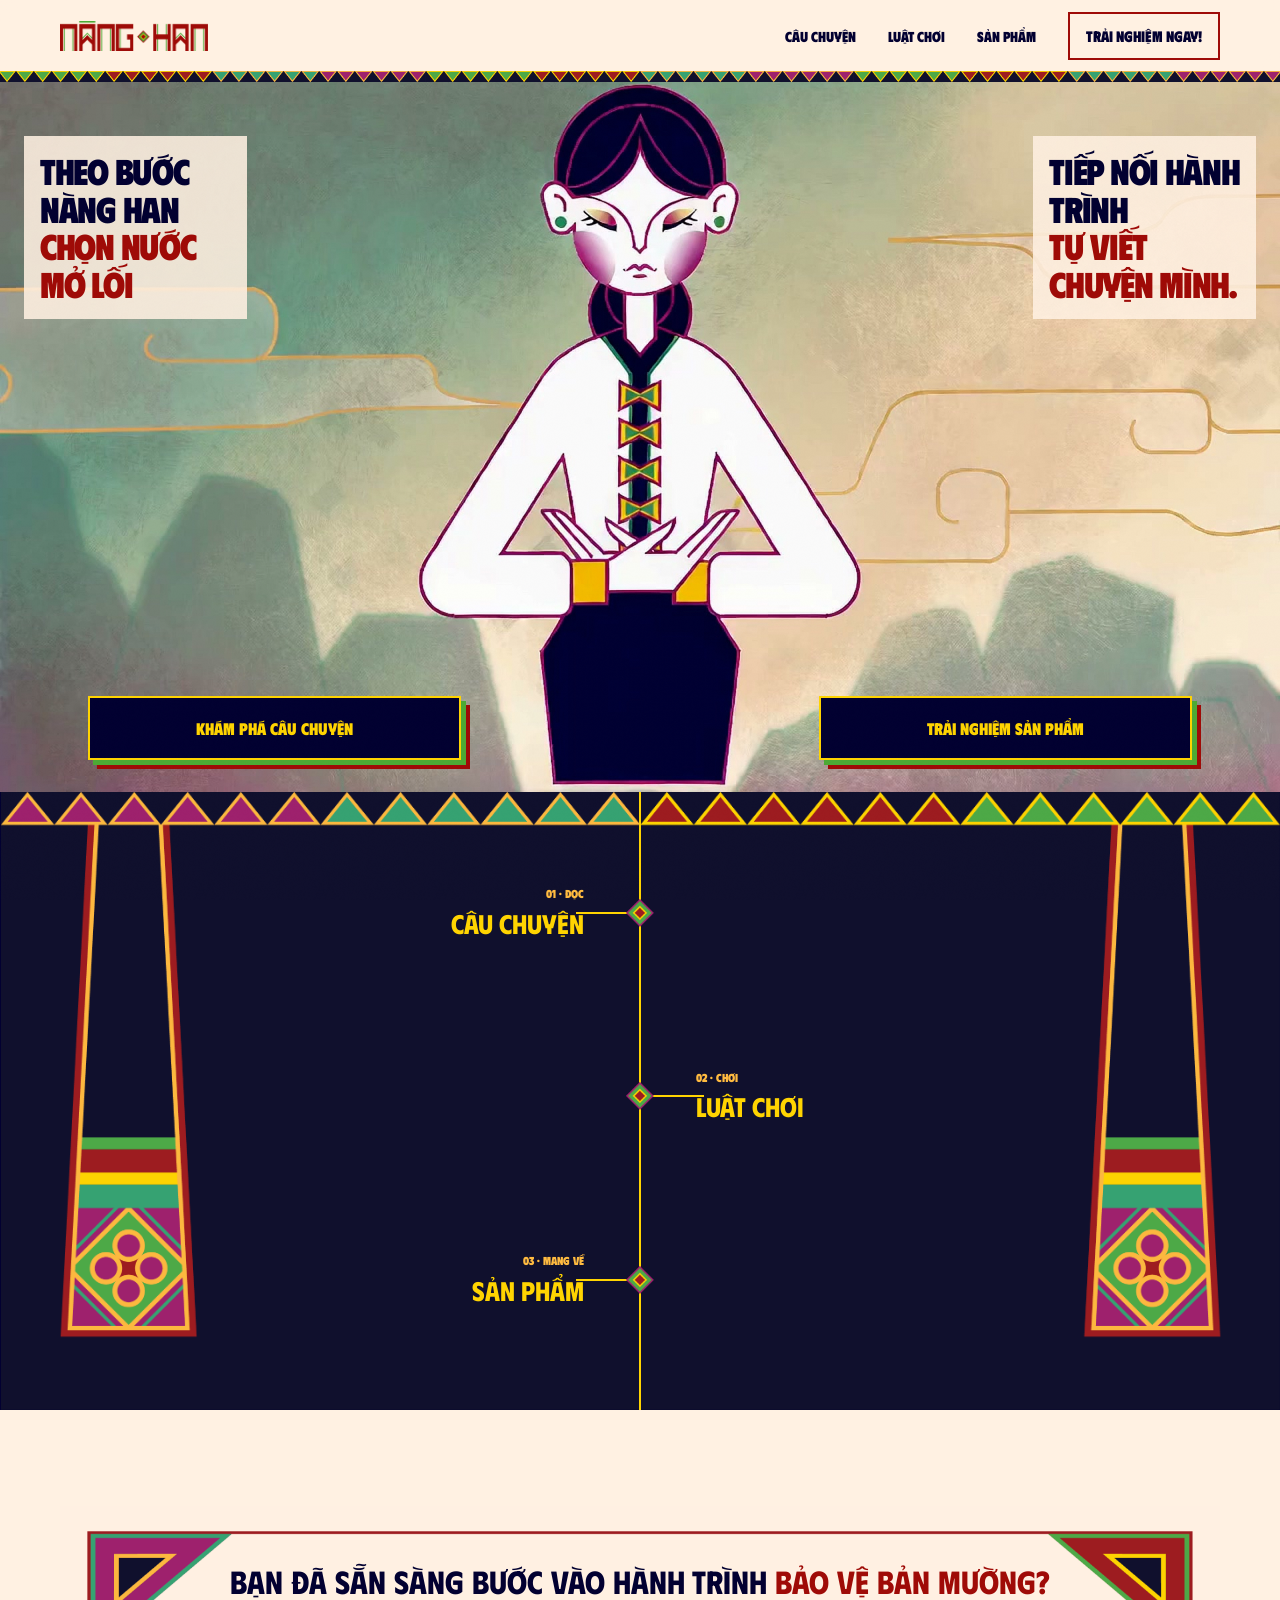
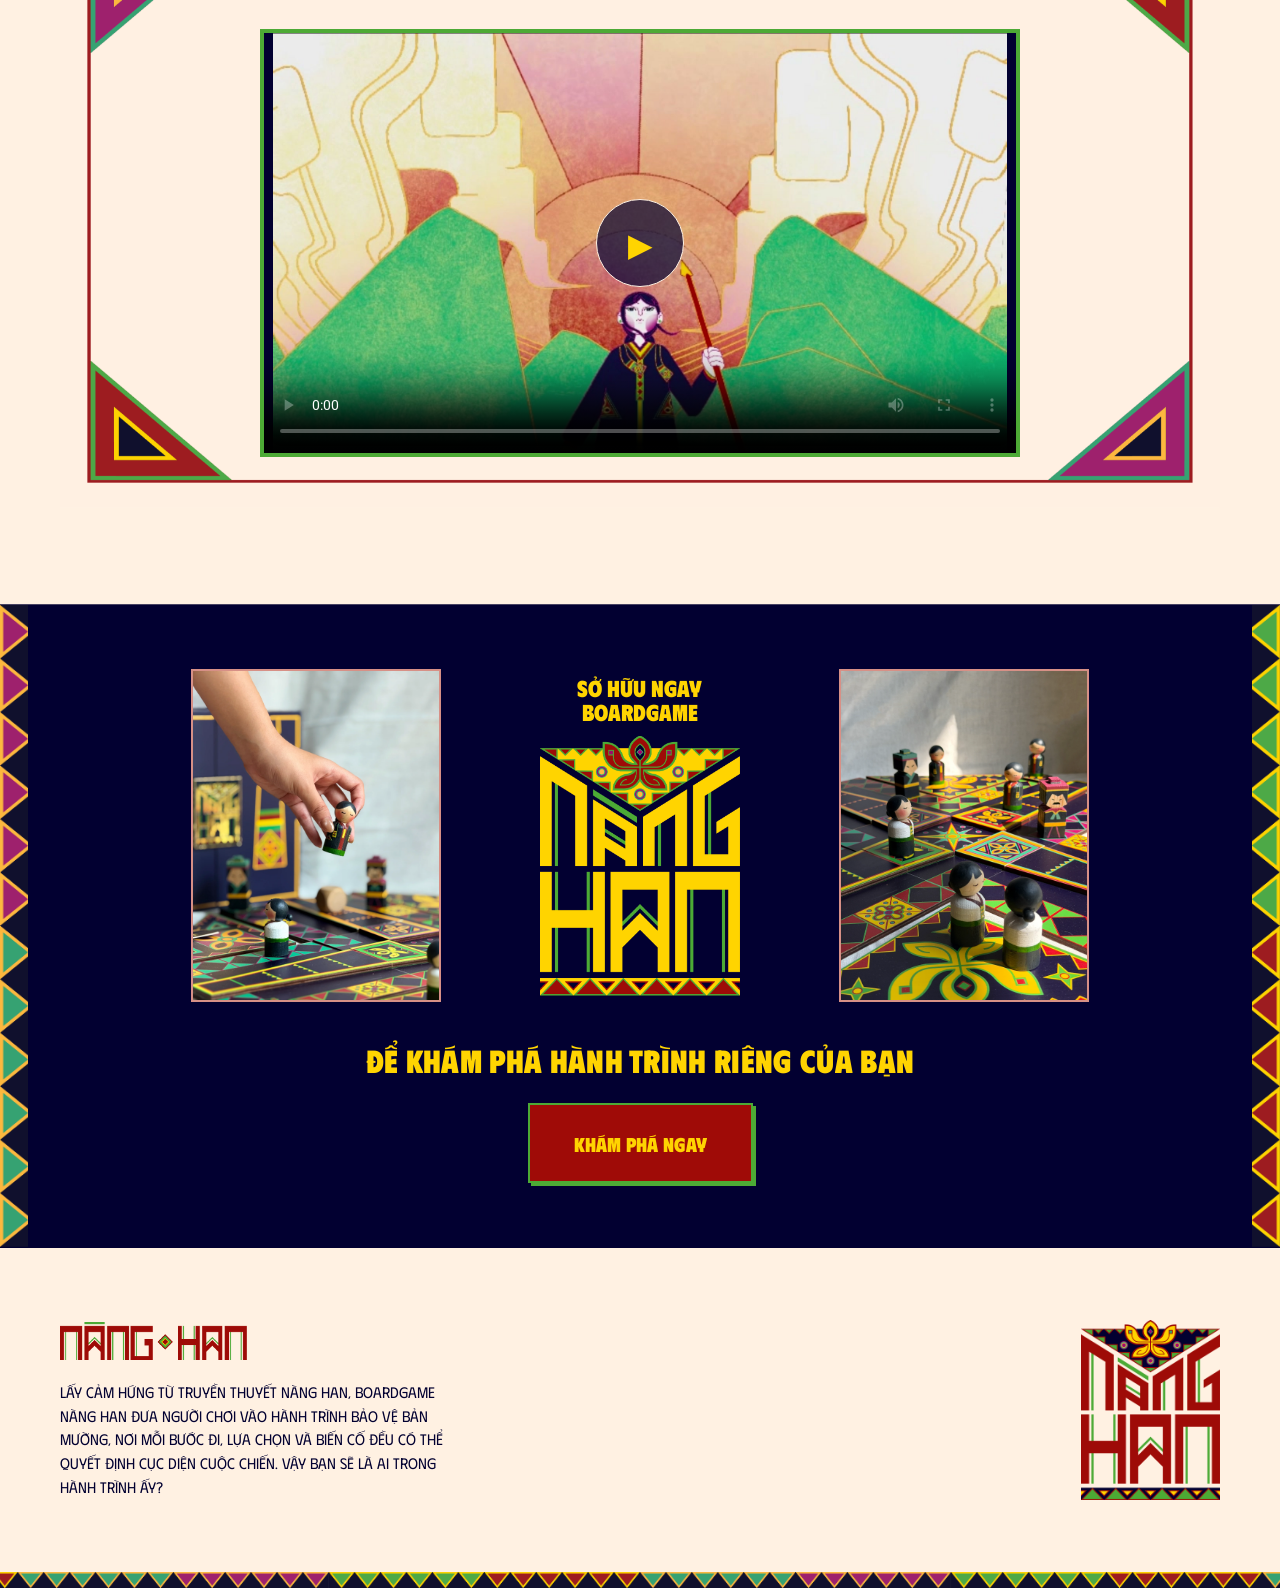
<file: index.html>
<!doctype html>
<html lang="vi">
  <head>
    <meta charset="UTF-8" />
    <meta name="viewport" content="width=device-width, initial-scale=1" />
    <meta name="description" content="Nàng Han — trò chơi đưa những câu chuyện văn hóa Việt trở lại quanh một chiếc bàn." />
    <title>Nàng Han — Trang chủ</title>
    <link rel="preconnect" href="https://fonts.googleapis.com" />
    <link rel="preconnect" href="https://fonts.gstatic.com" crossorigin />
    <link href="https://fonts.googleapis.com/css2?family=Birthstone+Bounce:wght@400;500&amp;family=Phudu:wght@300..900&amp;family=Puppies+Play&amp;family=Roboto:wght@400;500;700&amp;family=Square+Peg&amp;display=swap" rel="stylesheet" />
    <link rel="shortcut icon" type="image/x-icon" href="favicon.ico?v=2" sizes="any" />
    <link rel="icon" type="image/png" href="assets/favicon-open.png?v=2" sizes="128x128" data-animated-favicon />
    <link rel="stylesheet" href="styles.css?v=39" />
    <script src="favicon.js" defer></script>
  </head>
  <body>
    <header class="site-header">
      <div class="wrap header-inner">
        <a class="brand" href="index.html" aria-current="page"><img src="assets/prototype/brand-wordmark.png" alt="Nàng Han" width="615" height="125" /></a>
        <nav class="main-nav" aria-label="Điều hướng chính">
          <a href="story.html">Câu chuyện</a>
          <a href="rules.html">Luật chơi</a>
          <a href="product.html">Sản phẩm</a>
          <a class="nav-cta" href="product.html" data-animated-button>Trải nghiệm ngay!</a>
        </nav>
      </div>
    </header>
    <main class="page-shell">
      <section class="home-hero">
        <div class="wrap">
          <div class="home-stage">
            <div class="home-note">
              <strong>Theo bước Nàng Han<span>Chọn nước mở lối</span></strong>
            </div>
            <div class="character-path">
              <div class="character-frame">
                <video class="hero-video" autoplay muted loop playsinline poster="assets/banner-forward-poster-v4.jpg" aria-hidden="true">
                  <source src="assets/banner-forward-loop-v3.mp4" type="video/mp4" media="(max-width: 820px)" />
                  <source src="assets/banner-forward-loop-v4.mp4" type="video/mp4" />
                </video>
              </div>
            </div>
            <div class="home-copy">
              <h1>Tiếp nối hành trình<span>Tự viết chuyện mình.</span></h1>
            </div>
            <div class="home-actions" aria-label="Lối tắt chính">
              <a class="banner-button" href="story.html" data-animated-button>Khám phá câu chuyện</a>
              <a class="banner-button" href="product.html" data-animated-button>Trải nghiệm sản phẩm</a>
            </div>
          </div>
          <nav class="home-directory" aria-label="Ba nội dung chính">
            <a class="directory-link" href="story.html"><small>01 · Đọc</small><strong>Câu chuyện</strong></a>
            <a class="directory-link" href="rules.html"><small>02 · Chơi</small><strong>Luật chơi</strong></a>
            <a class="directory-link" href="product.html"><small>03 · Mang về</small><strong>Sản phẩm</strong></a>
          </nav>
        </div>
      </section>
      <section class="section home-video">
        <div class="wrap video-card">
          <div class="video-copy">
            <h2>Bạn đã sẵn sàng bước vào hành trình <span>bảo vệ bản mường?</span></h2>
          </div>
          <div class="video-window" data-video-player>
            <video class="feature-video" controls playsinline preload="metadata" poster="assets/story-intro-poster-v1.jpg" width="1888" height="1080" aria-label="Video giới thiệu Nàng Han">
              <source src="assets/story-intro-v1.mp4" type="video/mp4" />
              Trình duyệt của bạn không hỗ trợ phát video.
            </video>
            <button class="play-mark" type="button" aria-label="Phát video giới thiệu Nàng Han" data-video-play>▶</button>
          </div>
        </div>
      </section>
      <section class="section home-product">
        <div class="wrap product-teaser">
          <div class="product-image-slot" data-client-image-slot="left"><img src="assets/product/product-02.webp" alt="Bàn tay nhấc một quân cờ Nàng Han trên bàn chơi" loading="lazy" decoding="async" /></div>
          <div class="product-feature">
            <p class="product-kicker">Sở hữu ngay<br />boardgame</p>
            <img class="product-feature-mark" src="assets/prototype/brand-mark-yellow.png" alt="Biểu trưng Nàng Han" width="1318" height="1712" loading="lazy" />
          </div>
          <div class="product-image-slot" data-client-image-slot="right"><img src="assets/product/product-04.webp" alt="Các quân cờ Nàng Han và đối thủ trên bàn chơi nhiều màu" loading="lazy" decoding="async" /></div>
          <div class="product-action">
            <h2>Để khám phá hành trình riêng của bạn</h2>
            <a class="button" href="product.html">Khám phá ngay</a>
          </div>
        </div>
      </section>
    </main>
    <footer class="site-footer">
      <div class="wrap footer-inner">
        <div class="footer-about">
          <img class="footer-wordmark" src="assets/prototype/brand-wordmark.png" alt="Nàng Han" width="615" height="125" loading="lazy" />
          <p>Lấy cảm hứng từ truyền thuyết Nàng Han, boardgame Nàng Han đưa người chơi vào hành trình bảo vệ bản mường, nơi mỗi bước đi, lựa chọn và biến cố đều có thể quyết định cục diện cuộc chiến. Vậy bạn sẽ là ai trong hành trình ấy?</p>
        </div>
        <img class="footer-logo" src="assets/prototype/brand-mark-red.png" alt="Biểu trưng Nàng Han" width="1318" height="1712" loading="lazy" />
      </div>
    </footer>
    <script type="module" src="animations.js?v=11"></script>
  </body>
</html>
</file>
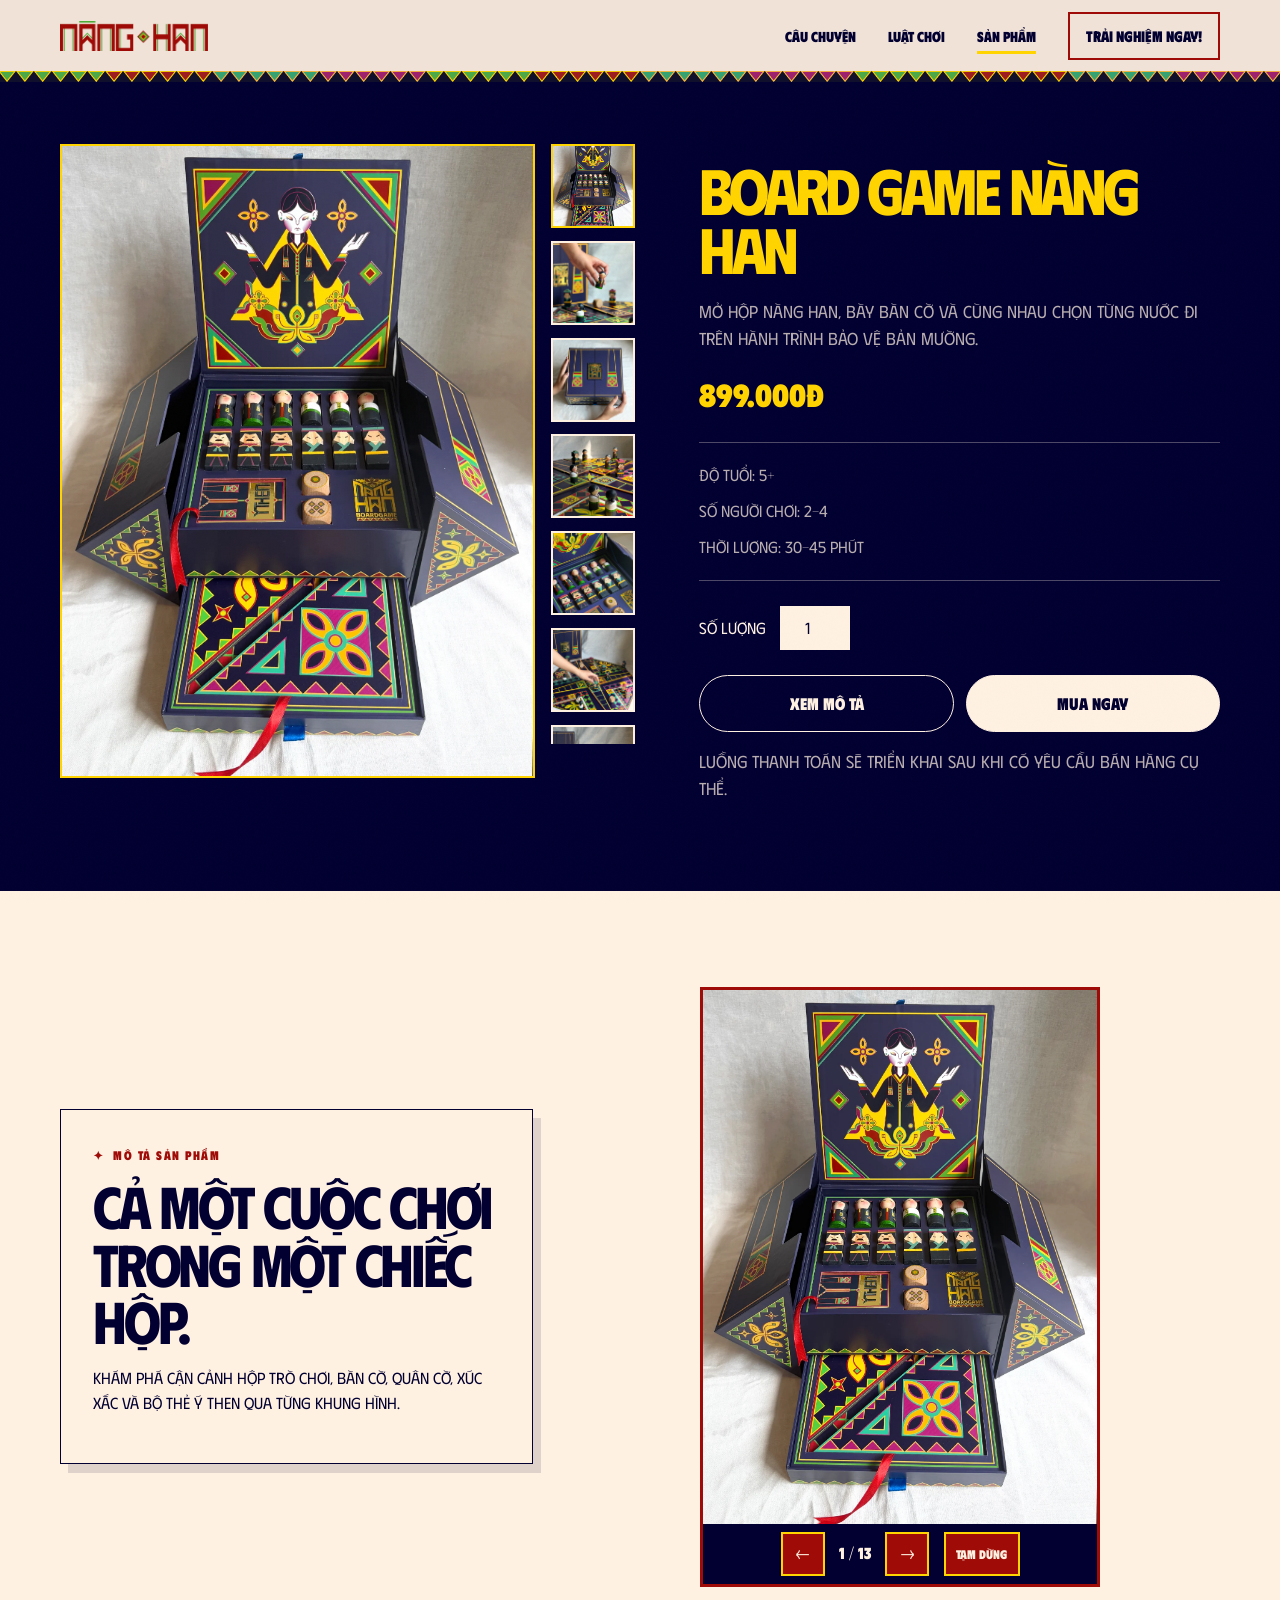
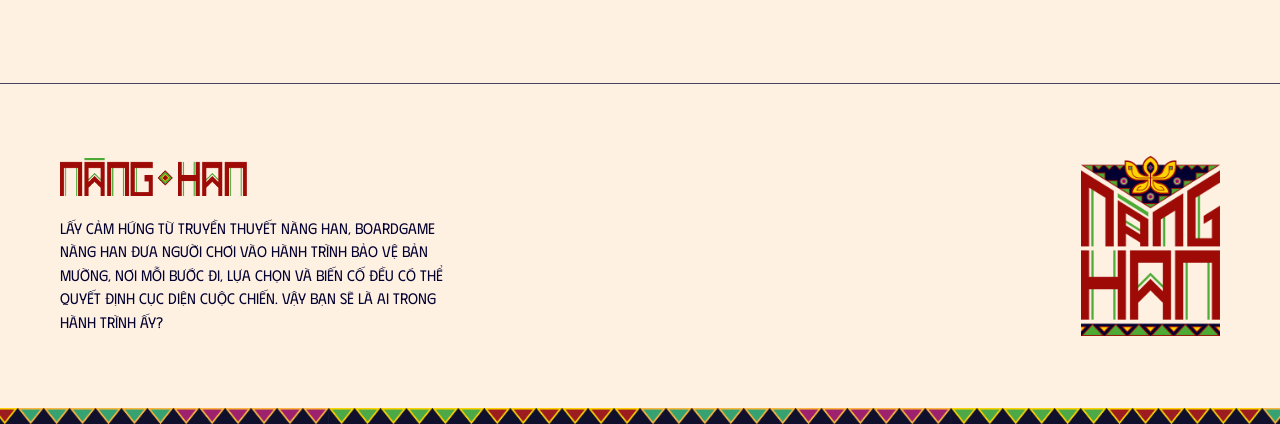
<file: product.html>
<!doctype html>
<html lang="vi">
  <head>
    <meta charset="UTF-8" />
    <meta name="viewport" content="width=device-width, initial-scale=1" />
    <meta name="description" content="Sản phẩm board game Nàng Han." />
    <title>Nàng Han — Sản phẩm</title>
    <link rel="preconnect" href="https://fonts.googleapis.com" />
    <link rel="preconnect" href="https://fonts.gstatic.com" crossorigin />
    <link href="https://fonts.googleapis.com/css2?family=Birthstone+Bounce:wght@400;500&amp;family=Phudu:wght@300..900&amp;family=Puppies+Play&amp;family=Roboto:wght@400;500;700&amp;family=Square+Peg&amp;display=swap" rel="stylesheet" />
    <link rel="shortcut icon" type="image/x-icon" href="favicon.ico?v=2" sizes="any" />
    <link rel="icon" type="image/png" href="assets/favicon-open.png?v=2" sizes="128x128" data-animated-favicon />
    <link rel="stylesheet" href="styles.css?v=40" />
    <script src="favicon.js" defer></script>
  </head>
  <body class="product-screen">
    <header class="site-header">
      <div class="wrap header-inner">
        <a class="brand" href="index.html"><img src="assets/prototype/brand-wordmark.png" alt="Nàng Han" width="615" height="125" /></a>
        <nav class="main-nav" aria-label="Điều hướng chính">
          <a href="story.html">Câu chuyện</a>
          <a href="rules.html">Luật chơi</a>
          <a href="product.html" aria-current="page">Sản phẩm</a>
          <a class="nav-cta" href="product.html" data-animated-button>Trải nghiệm ngay!</a>
        </nav>
      </div>
    </header>
    <main class="page-shell">
      <section class="wrap product-detail">
        <div class="product-gallery">
          <img class="product-main-image" src="assets/product/product-01.webp" alt="Hộp boardgame Nàng Han mở, bày quân cờ, xúc xắc và bàn chơi" width="1261" height="1800" data-product-main />
          <div class="product-thumbs" role="group" aria-label="Ảnh sản phẩm phụ">
            <button class="product-thumb" type="button" aria-pressed="true"><img src="assets/product/product-01.webp" alt="Hộp boardgame Nàng Han mở, bày quân cờ, xúc xắc và bàn chơi" /></button>
            <button class="product-thumb" type="button" aria-pressed="false"><img src="assets/product/product-02.webp" alt="Bàn tay cầm quân Nàng Han áo đen phía trên bàn cờ" loading="lazy" /></button>
            <button class="product-thumb" type="button" aria-pressed="false"><img src="assets/product/product-03.webp" alt="Hai tay cầm hộp boardgame Nàng Han đóng với logo ở giữa" loading="lazy" /></button>
            <button class="product-thumb" type="button" aria-pressed="false"><img src="assets/product/product-04.webp" alt="Quân cờ hai phe đứng trên bàn cờ Nàng Han nhiều họa tiết" loading="lazy" /></button>
            <button class="product-thumb" type="button" aria-pressed="false"><img src="assets/product/product-05.webp" alt="Cận cảnh quân cờ, xúc xắc và thẻ bài trong hộp mở" loading="lazy" /></button>
            <button class="product-thumb" type="button" aria-pressed="false"><img src="assets/product/product-06.webp" alt="Bàn tay di chuyển quân đối địch áo xanh trên bàn cờ" loading="lazy" /></button>
            <button class="product-thumb" type="button" aria-pressed="false"><img src="assets/product/product-07.webp" alt="Toàn cảnh bàn cờ bày quân và xúc xắc, hộp trò chơi phía sau" loading="lazy" /></button>
            <button class="product-thumb" type="button" aria-pressed="false"><img src="assets/product/product-08.webp" alt="Hộp boardgame Nàng Han mở nhìn nghiêng với quân cờ và xúc xắc" loading="lazy" /></button>
            <button class="product-thumb" type="button" aria-pressed="false"><img src="assets/product/product-09.webp" alt="Bàn cờ Nàng Han đang chơi với quân hai phe và xúc xắc" loading="lazy" /></button>
            <button class="product-thumb" type="button" aria-pressed="false"><img src="assets/product/product-10.webp" alt="Tờ hướng dẫn Nàng Han mở ra, có sơ đồ bàn cờ và giới thiệu các phe" loading="lazy" /></button>
            <button class="product-thumb" type="button" aria-pressed="false"><img src="assets/product/product-11.webp" alt="Bộ Nàng Han gồm hộp, quân cờ, thẻ bài và tấm vải in họa tiết" loading="lazy" /></button>
            <button class="product-thumb" type="button" aria-pressed="false"><img src="assets/product/product-12.webp" alt="Hai tay cầm bộ thẻ Ý Then và lá Xòe hoa cùng bước" loading="lazy" /></button>
            <button class="product-thumb" type="button" aria-pressed="false"><img src="assets/product/product-13.webp" alt="Những lá thẻ Ý Then trải cạnh bàn cờ, quân cờ và xúc xắc" loading="lazy" /></button>
          </div>
        </div>
        <div class="product-info">
          <h1>Board game Nàng Han</h1>
          <p class="lead">Mở hộp Nàng Han, bày bàn cờ và cùng nhau chọn từng nước đi trên hành trình bảo vệ bản mường.</p>
          <div class="price">899.000đ</div>
          <div class="meta-list">
            <span>Độ tuổi: 5+</span>
            <span>Số người chơi: 2–4</span>
            <span>Thời lượng: 30–45 phút</span>
          </div>
          <label class="quantity">Số lượng <input type="number" min="1" value="1" aria-label="Số lượng sản phẩm" /></label>
          <div class="purchase-actions">
            <a class="button alt" href="#description">Xem mô tả</a>
            <a class="button" href="#purchase-note">Mua ngay</a>
          </div>
          <p id="purchase-note" class="lead purchase-note">Luồng thanh toán sẽ triển khai sau khi có yêu cầu bán hàng cụ thể.</p>
        </div>
      </section>
      <section class="section product-description" id="description">
        <div class="wrap description-panel">
          <div class="description-copy">
            <span class="eyebrow">Mô tả sản phẩm</span>
            <h2>Cả một cuộc chơi trong một chiếc hộp.</h2>
            <p>Khám phá cận cảnh hộp trò chơi, bàn cờ, quân cờ, xúc xắc và bộ thẻ Ý Then qua từng khung hình.</p>
          </div>
          <div class="description-media" data-product-slider role="region" aria-label="Trình chiếu ảnh sản phẩm Nàng Han">
            <div class="description-slide-frame" data-product-slide-frame>
              <img class="description-slide is-active" src="assets/product/product-01.webp" alt="Hộp boardgame Nàng Han mở, bày quân cờ, xúc xắc và bàn chơi" />
            </div>
            <div class="description-controls">
              <button type="button" data-slide-prev aria-label="Ảnh trước">←</button>
              <span data-slide-count>1 / 13</span>
              <button type="button" data-slide-next aria-label="Ảnh tiếp theo">→</button>
              <button type="button" class="slide-toggle" data-slide-toggle>Tạm dừng</button>
            </div>
          </div>
        </div>
      </section>
    </main>
    <footer class="site-footer">
      <div class="wrap footer-inner">
        <div class="footer-about">
          <img class="footer-wordmark" src="assets/prototype/brand-wordmark.png" alt="Nàng Han" width="615" height="125" loading="lazy" />
          <p>Lấy cảm hứng từ truyền thuyết Nàng Han, boardgame Nàng Han đưa người chơi vào hành trình bảo vệ bản mường, nơi mỗi bước đi, lựa chọn và biến cố đều có thể quyết định cục diện cuộc chiến. Vậy bạn sẽ là ai trong hành trình ấy?</p>
        </div>
        <img class="footer-logo" src="assets/prototype/brand-mark-red.png" alt="Biểu trưng Nàng Han" width="1318" height="1712" loading="lazy" />
      </div>
    </footer>
    <script type="module" src="animations.js?v=11"></script>
    <script src="product-gallery.js?v=2" defer></script>
  </body>
</html>
</file>
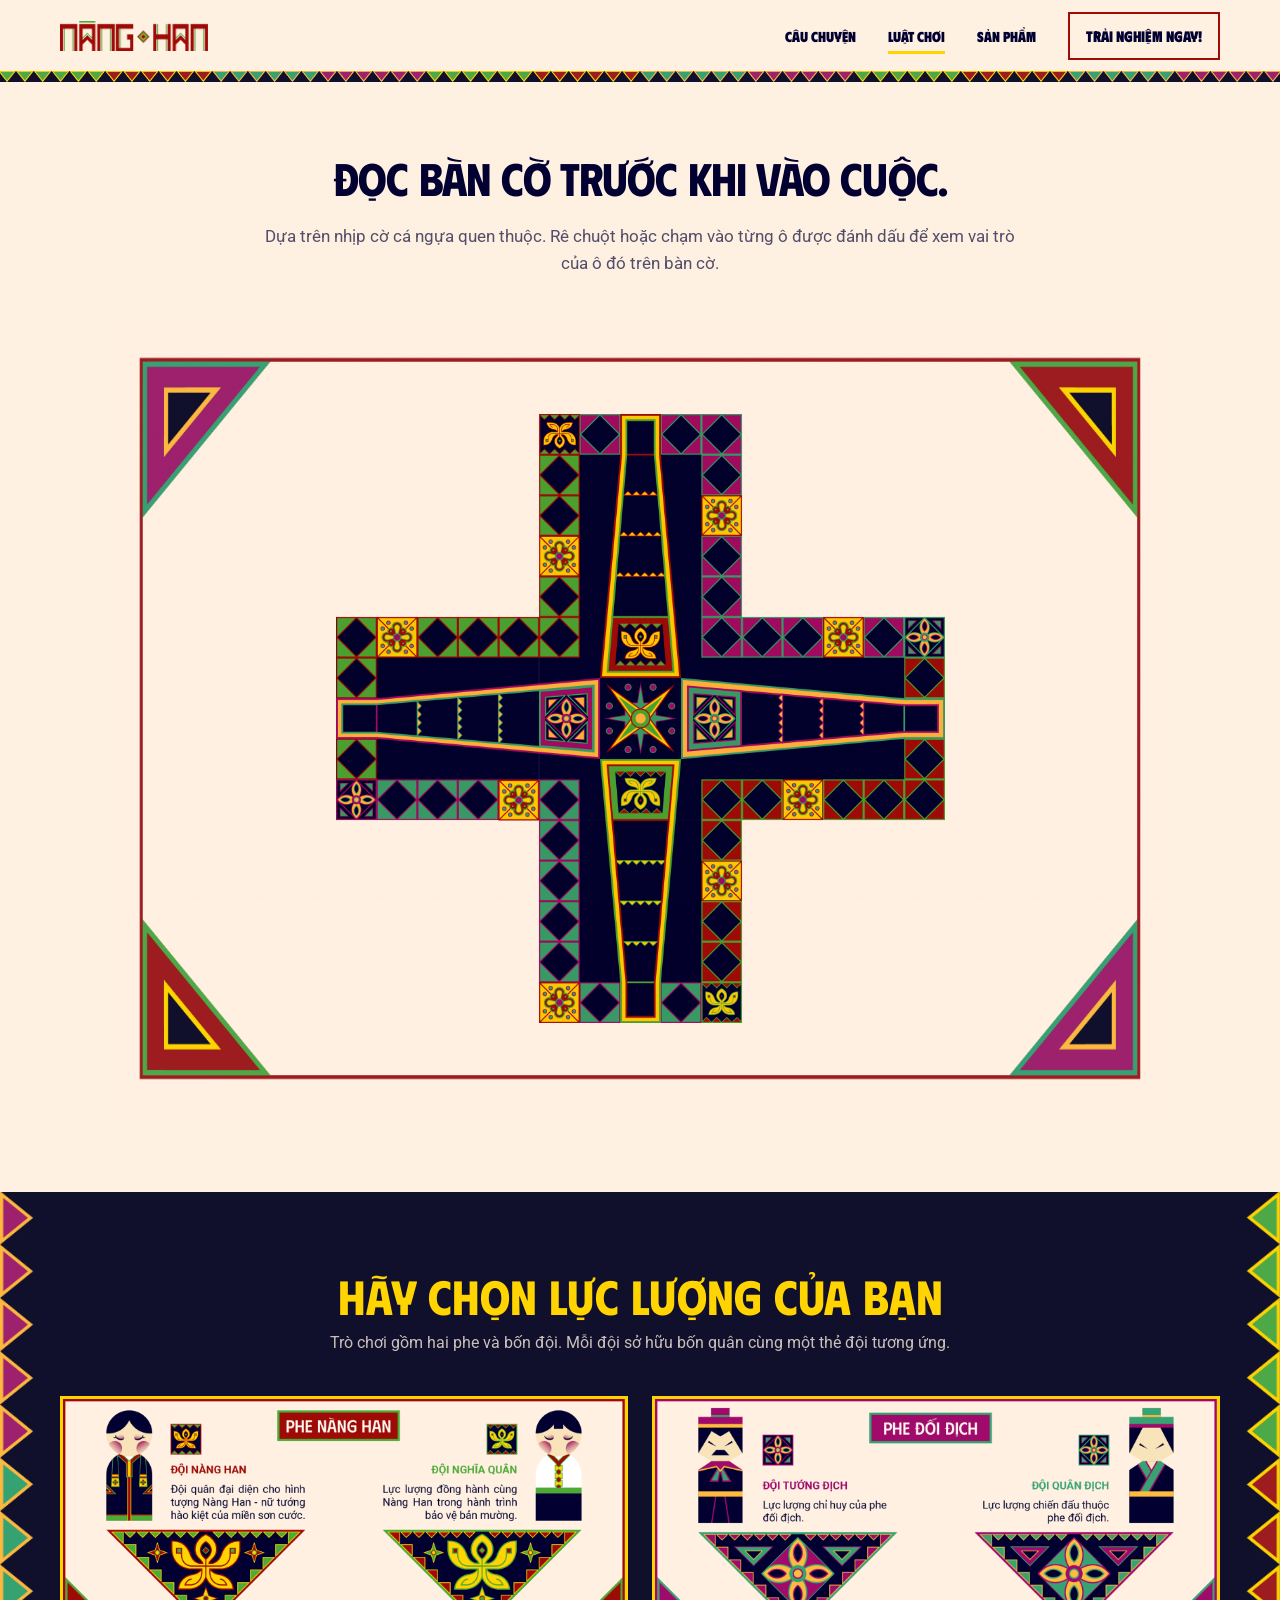
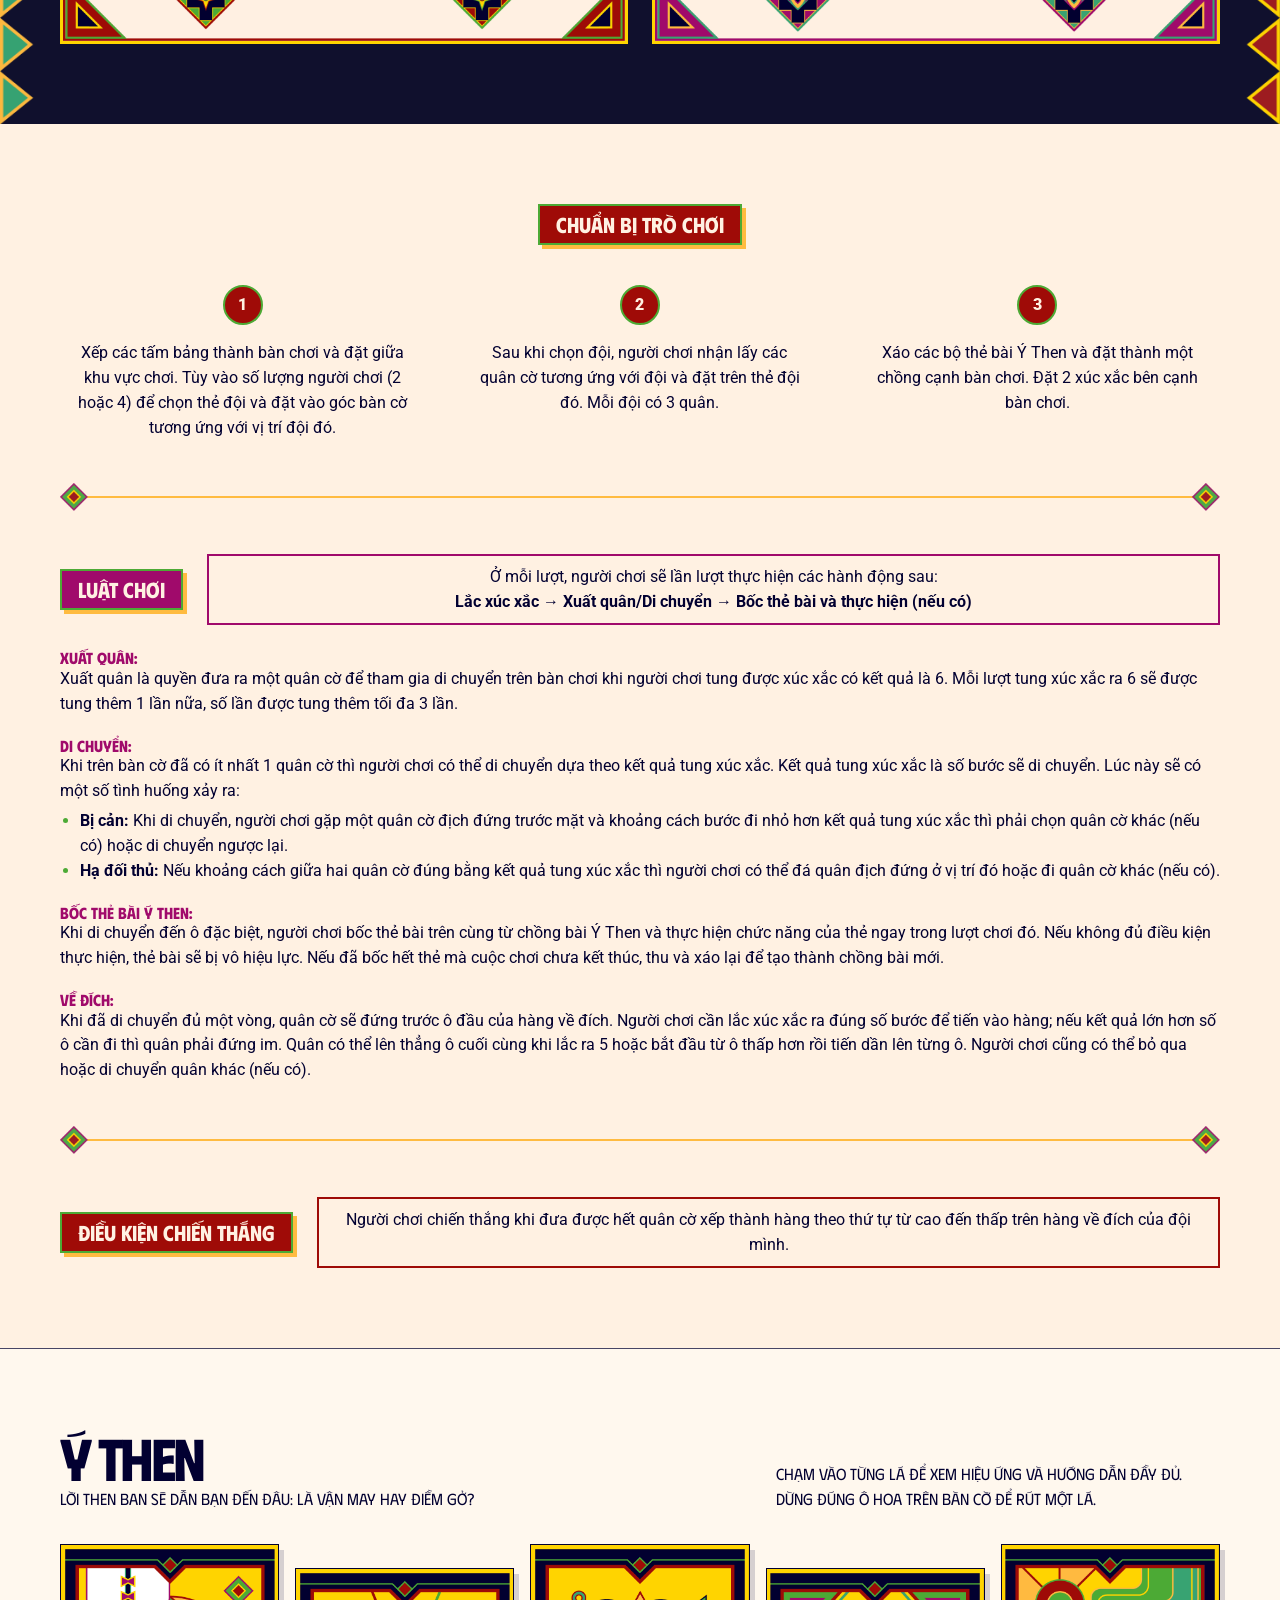
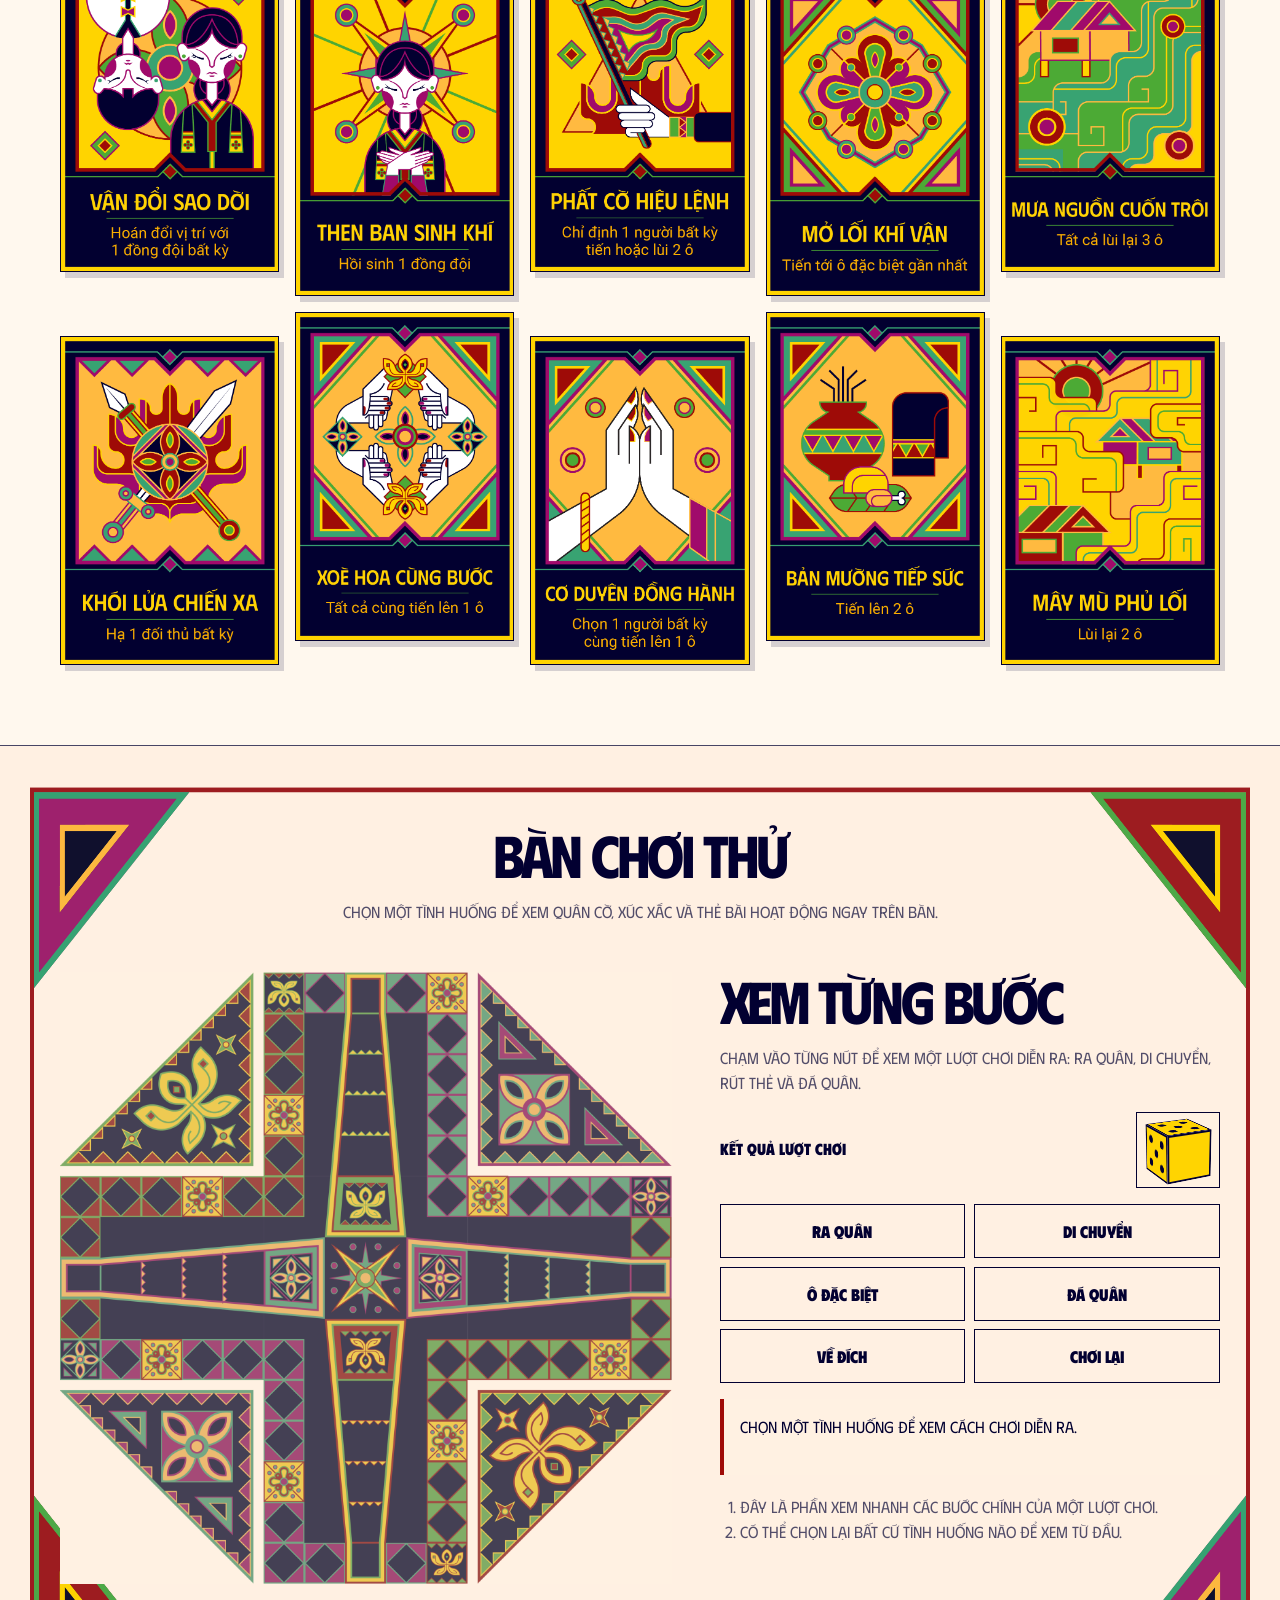
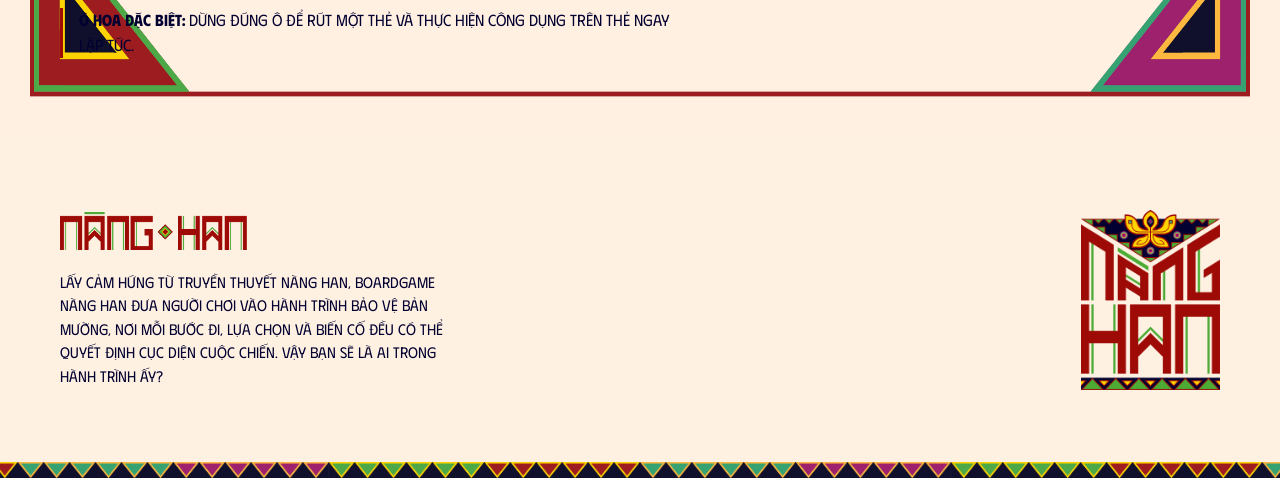
<file: rules.html>
<!doctype html>
<html lang="vi">
  <head>
    <meta charset="UTF-8" />
    <meta name="viewport" content="width=device-width, initial-scale=1" />
    <meta name="description" content="Luật chơi board game Nàng Han." />
    <title>Nàng Han — Luật chơi</title>
    <link rel="preconnect" href="https://fonts.googleapis.com" />
    <link rel="preconnect" href="https://fonts.gstatic.com" crossorigin />
    <link href="https://fonts.googleapis.com/css2?family=Birthstone+Bounce:wght@400;500&amp;family=Phudu:wght@300..900&amp;family=Puppies+Play&amp;family=Roboto:wght@400;500;700&amp;family=Square+Peg&amp;display=swap" rel="stylesheet" />
    <link rel="shortcut icon" type="image/x-icon" href="favicon.ico?v=2" sizes="any" />
    <link rel="icon" type="image/png" href="assets/favicon-open.png?v=2" sizes="128x128" data-animated-favicon />
    <link rel="stylesheet" href="styles.css?v=38" />
    <script src="favicon.js" defer></script>
  </head>
  <body class="rules-screen">
    <header class="site-header">
      <div class="wrap header-inner">
        <a class="brand" href="index.html"><img src="assets/prototype/brand-wordmark.png" alt="Nàng Han" width="615" height="125" /></a>
        <nav class="main-nav" aria-label="Điều hướng chính">
          <a href="story.html">Câu chuyện</a>
          <a href="rules.html" aria-current="page">Luật chơi</a>
          <a href="product.html">Sản phẩm</a>
          <a class="nav-cta" href="product.html" data-animated-button>Trải nghiệm ngay!</a>
        </nav>
      </div>
    </header>
    <main class="page-shell">
      <section class="rules-overview">
        <div class="wrap">
          <div class="rules-title">
            <h1>Đọc bàn cờ trước khi vào cuộc.</h1>
            <p>Dựa trên nhịp cờ cá ngựa quen thuộc. Rê chuột hoặc chạm vào từng ô được đánh dấu để xem vai trò của ô đó trên bàn cờ.</p>
          </div>
          <figure class="rules-map" data-interactive-map>
            <div class="rules-map-board">
              <img src="assets/board.png" alt="Sơ đồ bàn cờ Nàng Han với bốn đường đua và các ô hoa đặc biệt" />
              <div class="map-markers" aria-label="Các ô có thể khám phá trên bàn cờ">
                <button type="button" class="map-marker marker-han-start team-han" data-map-hotspot data-map-group="start" aria-label="Ô xuất phát đội Nàng Han" aria-controls="map-note-han-start" aria-expanded="false"></button>
                <button type="button" class="map-marker marker-han-goal team-han" data-map-hotspot aria-label="Hàng về đích đội Nàng Han" aria-controls="map-note-han-goal" aria-expanded="false"></button>
                <button type="button" class="map-marker marker-north-normal" data-map-hotspot data-map-group="normal" data-map-cell="0-9" aria-label="Ô di chuyển thường phía trên" aria-controls="map-note-north-normal" aria-expanded="false"></button>
                <button type="button" class="map-marker marker-special" data-map-hotspot data-map-group="special" aria-label="Ô đặc biệt để bốc thẻ bài" aria-controls="map-note-special" aria-expanded="false"></button>
                <button type="button" class="map-marker map-group-cell marker-special-north-west" data-map-hotspot data-map-group-cell="special" aria-label="Ô đặc biệt để bốc thẻ bài" aria-controls="map-note-special" aria-expanded="false"></button>
                <button type="button" class="map-marker map-group-cell marker-special-west-north" data-map-hotspot data-map-group-cell="special" aria-label="Ô đặc biệt để bốc thẻ bài" aria-controls="map-note-special" aria-expanded="false"></button>
                <button type="button" class="map-marker map-group-cell marker-special-east-north" data-map-hotspot data-map-group-cell="special" aria-label="Ô đặc biệt để bốc thẻ bài" aria-controls="map-note-special" aria-expanded="false"></button>
                <button type="button" class="map-marker map-group-cell marker-special-west-south" data-map-hotspot data-map-group-cell="special" aria-label="Ô đặc biệt để bốc thẻ bài" aria-controls="map-note-special" aria-expanded="false"></button>
                <button type="button" class="map-marker map-group-cell marker-special-east-south" data-map-hotspot data-map-group-cell="special" aria-label="Ô đặc biệt để bốc thẻ bài" aria-controls="map-note-special" aria-expanded="false"></button>
                <button type="button" class="map-marker map-group-cell marker-special-south-west" data-map-hotspot data-map-group-cell="special" aria-label="Ô đặc biệt để bốc thẻ bài" aria-controls="map-note-special" aria-expanded="false"></button>
                <button type="button" class="map-marker map-group-cell marker-special-south-east" data-map-hotspot data-map-group-cell="special" aria-label="Ô đặc biệt để bốc thẻ bài" aria-controls="map-note-special" aria-expanded="false"></button>
                <button type="button" class="map-marker marker-enemy-goal team-enemy" data-map-hotspot aria-label="Hàng về đích đội Tướng địch" aria-controls="map-note-enemy-goal" aria-expanded="false"></button>
                <button type="button" class="map-marker marker-west-normal" data-map-hotspot data-map-group="normal" data-map-cell="5-0" aria-label="Ô di chuyển thường bên trái" aria-controls="map-note-west-normal" aria-expanded="false"></button>
                <button type="button" class="map-marker marker-east-start team-rival" data-map-hotspot data-map-group="start" aria-label="Ô xuất phát đội Quân địch" aria-controls="map-note-east-start" aria-expanded="false"></button>
                <button type="button" class="map-marker marker-rival-goal team-rival" data-map-hotspot aria-label="Hàng về đích đội Quân địch" aria-controls="map-note-rival-goal" aria-expanded="false"></button>
                <button type="button" class="map-marker marker-enemy-start team-enemy" data-map-hotspot data-map-group="start" aria-label="Ô xuất phát đội Tướng địch" aria-controls="map-note-enemy-start" aria-expanded="false"></button>
                <button type="button" class="map-marker marker-east-normal" data-map-hotspot data-map-group="normal" data-map-cell="9-14" aria-label="Ô di chuyển thường bên phải" aria-controls="map-note-east-normal" aria-expanded="false"></button>
                <button type="button" class="map-marker marker-south-normal" data-map-hotspot data-map-group="normal" data-map-cell="13-5" aria-label="Ô di chuyển thường phía dưới" aria-controls="map-note-south-normal" aria-expanded="false"></button>
                <button type="button" class="map-marker marker-ally-goal team-ally" data-map-hotspot aria-label="Hàng về đích đội Nghĩa quân" aria-controls="map-note-ally-goal" aria-expanded="false"></button>
                <button type="button" class="map-marker marker-ally-start team-ally" data-map-hotspot data-map-group="start" aria-label="Ô xuất phát đội Nghĩa quân" aria-controls="map-note-ally-start" aria-expanded="false"></button>
              </div>
            </div>
            <figcaption aria-label="Chú giải ô đang chọn" aria-live="polite">
              <span class="map-note note-han-start team-han" id="map-note-han-start" hidden>Ô xuất phát<br />đội Nàng Han</span>
              <span class="map-note note-han-goal team-han" id="map-note-han-goal" hidden>Hàng về đích<br />đội Nàng Han</span>
              <span class="map-note note-north-normal" id="map-note-north-normal" hidden>Ô di chuyển<br />thường</span>
              <span class="map-note note-special" id="map-note-special" hidden>Ô đặc biệt để<br />bốc thẻ bài</span>
              <span class="map-note note-enemy-goal team-enemy" id="map-note-enemy-goal" hidden>Hàng về đích<br />đội Tướng địch</span>
              <span class="map-note note-west-normal" id="map-note-west-normal" hidden>Ô di chuyển<br />thường</span>
              <span class="map-note note-east-start team-rival" id="map-note-east-start" hidden>Ô xuất phát<br />đội Quân địch</span>
              <span class="map-note note-rival-goal team-rival" id="map-note-rival-goal" hidden>Hàng về đích<br />đội Quân địch</span>
              <span class="map-note note-enemy-start team-enemy" id="map-note-enemy-start" hidden>Ô xuất phát<br />đội Tướng địch</span>
              <span class="map-note note-east-normal" id="map-note-east-normal" hidden>Ô di chuyển<br />thường</span>
              <span class="map-note note-south-normal" id="map-note-south-normal" hidden>Ô di chuyển<br />thường</span>
              <span class="map-note note-ally-goal team-ally" id="map-note-ally-goal" hidden>Hàng về đích<br />đội Nghĩa quân</span>
              <span class="map-note note-ally-start team-ally" id="map-note-ally-start" hidden>Ô xuất phát<br />đội Nghĩa quân</span>
            </figcaption>
          </figure>
        </div>
      </section>

      <section class="faction-section">
        <div class="wrap">
          <h2>Hãy chọn lực lượng của bạn</h2>
          <p>Trò chơi gồm hai phe và bốn đội. Mỗi đội sở hữu bốn quân cùng một thẻ đội tương ứng.</p>
          <div class="faction-panels">
            <img src="assets/prototype/team-allies.png" alt="Phe Nàng Han gồm đội Nàng Han và đội Nghĩa quân" loading="lazy" />
            <img src="assets/prototype/team-opponents.png" alt="Phe đối địch gồm đội Tướng địch và đội Quân địch" loading="lazy" />
          </div>
        </div>
      </section>

      <section class="rules-guide">
        <div class="wrap">
          <h2 class="guide-title">Chuẩn bị trò chơi</h2>
          <ol class="setup-steps">
            <li>Xếp các tấm bảng thành bàn chơi và đặt giữa khu vực chơi. Tùy vào số lượng người chơi (2 hoặc 4) để chọn thẻ đội và đặt vào góc bàn cờ tương ứng với vị trí đội đó.</li>
            <li>Sau khi chọn đội, người chơi nhận lấy các quân cờ tương ứng với đội và đặt trên thẻ đội đó. Mỗi đội có 3 quân.</li>
            <li>Xáo các bộ thẻ bài Ý Then và đặt thành một chồng cạnh bàn chơi. Đặt 2 xúc xắc bên cạnh bàn chơi.</li>
          </ol>
          <div class="rule-divider" aria-hidden="true"></div>
          <div class="rules-copy">
            <div class="rules-copy-heading">
              <h2>Luật chơi</h2>
              <p>Ở mỗi lượt, người chơi sẽ lần lượt thực hiện các hành động sau:<strong>Lắc xúc xắc → Xuất quân/Di chuyển → Bốc thẻ bài và thực hiện (nếu có)</strong></p>
            </div>
            <div class="rule-text">
              <article><h3>Xuất quân:</h3><p>Xuất quân là quyền đưa ra một quân cờ để tham gia di chuyển trên bàn chơi khi người chơi tung được xúc xắc có kết quả là 6. Mỗi lượt tung xúc xắc ra 6 sẽ được tung thêm 1 lần nữa, số lần được tung thêm tối đa 3 lần.</p></article>
              <article><h3>Di chuyển:</h3><p>Khi trên bàn cờ đã có ít nhất 1 quân cờ thì người chơi có thể di chuyển dựa theo kết quả tung xúc xắc. Kết quả tung xúc xắc là số bước sẽ di chuyển. Lúc này sẽ có một số tình huống xảy ra:</p><ul><li><strong>Bị cản:</strong> Khi di chuyển, người chơi gặp một quân cờ địch đứng trước mặt và khoảng cách bước đi nhỏ hơn kết quả tung xúc xắc thì phải chọn quân cờ khác (nếu có) hoặc di chuyển ngược lại.</li><li><strong>Hạ đối thủ:</strong> Nếu khoảng cách giữa hai quân cờ đúng bằng kết quả tung xúc xắc thì người chơi có thể đá quân địch đứng ở vị trí đó hoặc đi quân cờ khác (nếu có).</li></ul></article>
              <article><h3>Bốc thẻ bài Ý Then:</h3><p>Khi di chuyển đến ô đặc biệt, người chơi bốc thẻ bài trên cùng từ chồng bài Ý Then và thực hiện chức năng của thẻ ngay trong lượt chơi đó. Nếu không đủ điều kiện thực hiện, thẻ bài sẽ bị vô hiệu lực. Nếu đã bốc hết thẻ mà cuộc chơi chưa kết thúc, thu và xáo lại để tạo thành chồng bài mới.</p></article>
              <article><h3>Về đích:</h3><p>Khi đã di chuyển đủ một vòng, quân cờ sẽ đứng trước ô đầu của hàng về đích. Người chơi cần lắc xúc xắc ra đúng số bước để tiến vào hàng; nếu kết quả lớn hơn số ô cần đi thì quân phải đứng im. Quân có thể lên thẳng ô cuối cùng khi lắc ra 5 hoặc bắt đầu từ ô thấp hơn rồi tiến dần lên từng ô. Người chơi cũng có thể bỏ qua hoặc di chuyển quân khác (nếu có).</p></article>
            </div>
            <div class="rule-divider" aria-hidden="true"></div>
            <div class="win-condition"><h2>Điều kiện chiến thắng</h2><p>Người chơi chiến thắng khi đưa được hết quân cờ xếp thành hàng theo thứ tự từ cao đến thấp trên hàng về đích của đội mình.</p></div>
          </div>
        </div>
      </section>

      <section class="rules-cards">
        <div class="wrap">
          <div class="card-section-heading">
            <div><h2>Ý Then</h2><p>Lời Then ban sẽ dẫn bạn đến đâu: là vận may hay điềm gở?</p></div>
            <p>Chạm vào từng lá để xem hiệu ứng và hướng dẫn đầy đủ. Dừng đúng ô hoa trên bàn cờ để rút một lá.</p>
          </div>
          <div class="card-gallery" aria-label="Mười thẻ hành động">
            <button type="button" class="game-card" data-card-toggle data-card-title="Vận đổi sao dời" data-card-effect="Hoán đổi vị trí với một đồng đội bất kỳ." data-card-description="Hoán đổi vị trí với một đồng đội bất kỳ. Nếu không có đồng đội nào trên bàn thì thẻ bài vô hiệu lực." aria-label="Vận đổi sao dời — xem chi tiết" aria-expanded="false" aria-controls="card-reader"><img src="assets/cards/card-02.png" alt="Thẻ Ý Then Vận đổi sao dời" loading="lazy" /></button>
            <button type="button" class="game-card" data-card-toggle data-card-title="Thiên ban sinh khí" data-card-effect="Hồi sinh một đồng đội." data-card-description="Hồi sinh đồng đội vừa bị hạ gần nhất trở lại bàn cờ. Nếu không có quân nào bị hạ thì thẻ bài vô hiệu lực." aria-label="Thiên ban sinh khí — xem chi tiết" aria-expanded="false" aria-controls="card-reader"><img src="assets/cards/card-03.png" alt="Thẻ Ý Then Thiên ban sinh khí" loading="lazy" /></button>
            <button type="button" class="game-card" data-card-toggle data-card-title="Phất cờ hiệu lệnh" data-card-effect="Chỉ định một người tiến hoặc lùi hai ô." data-card-description="Chỉ định một người bất kỳ tiến hoặc lùi hai ô. Có thể chọn chính mình để di chuyển." aria-label="Phất cờ hiệu lệnh — xem chi tiết" aria-expanded="false" aria-controls="card-reader"><img src="assets/cards/card-04.png" alt="Thẻ Ý Then Phất cờ hiệu lệnh" loading="lazy" /></button>
            <button type="button" class="game-card" data-card-toggle data-card-title="Mở lối khí vận" data-card-effect="Tiến tới ô đặc biệt gần nhất." data-card-description="Chọn một quân của đội mình tiến tới ô đặc biệt gần nhất. Nếu có quân cờ chặn đường hoặc quân đã về đích thì không di chuyển." aria-label="Mở lối khí vận — xem chi tiết" aria-expanded="false" aria-controls="card-reader"><img src="assets/cards/card-05.png" alt="Thẻ Ý Then Mở lối khí vận" loading="lazy" /></button>
            <button type="button" class="game-card" data-card-toggle data-card-title="Mưa nguồn cuốn trôi" data-card-effect="Tất cả lùi lại ba ô." data-card-description="Tất cả quân cùng lùi lại ba ô. Nếu có quân cờ chặn phía sau thì không di chuyển." aria-label="Mưa nguồn cuốn trôi — xem chi tiết" aria-expanded="false" aria-controls="card-reader"><img src="assets/cards/card-06.png" alt="Thẻ Ý Then Mưa nguồn cuốn trôi" loading="lazy" /></button>
            <button type="button" class="game-card" data-card-toggle data-card-title="Khói lửa chiến xa" data-card-effect="Hạ một đối thủ bất kỳ." data-card-description="Hạ một đối thủ bất kỳ. Nếu không có đối thủ nào trên bàn thì thẻ bài vô hiệu lực." aria-label="Khói lửa chiến xa — xem chi tiết" aria-expanded="false" aria-controls="card-reader"><img src="assets/cards/card-07.png" alt="Thẻ Ý Then Khói lửa chiến xa" loading="lazy" /></button>
            <button type="button" class="game-card" data-card-toggle data-card-title="Xòe hoa cùng bước" data-card-effect="Tất cả cùng tiến lên một ô." data-card-description="Tất cả quân cùng tiến lên một ô. Nếu có quân cờ chặn phía trước hoặc quân đã về đích thì không di chuyển." aria-label="Xòe hoa cùng bước — xem chi tiết" aria-expanded="false" aria-controls="card-reader"><img src="assets/cards/card-08.png" alt="Thẻ Ý Then Xòe hoa cùng bước" loading="lazy" /></button>
            <button type="button" class="game-card" data-card-toggle data-card-title="Có duyên đồng hành" data-card-effect="Chọn một người cùng tiến lên một ô." data-card-description="Chọn một người bất kỳ cùng tiến lên một ô. Nếu có quân cờ chặn phía trước hoặc quân đã về đích thì không di chuyển." aria-label="Có duyên đồng hành — xem chi tiết" aria-expanded="false" aria-controls="card-reader"><img src="assets/cards/card-09.png" alt="Thẻ Ý Then Có duyên đồng hành" loading="lazy" /></button>
            <button type="button" class="game-card" data-card-toggle data-card-title="Bản Mường tiếp sức" data-card-effect="Tiến lên hai ô." data-card-description="Chọn một quân của đội mình tiến lên hai ô. Nếu có quân cờ chặn phía trước hoặc quân đã về đích thì không di chuyển." aria-label="Bản Mường tiếp sức — xem chi tiết" aria-expanded="false" aria-controls="card-reader"><img src="assets/cards/card-10.png" alt="Thẻ Ý Then Bản Mường tiếp sức" loading="lazy" /></button>
            <button type="button" class="game-card" data-card-toggle data-card-title="Mây mù phủ lối" data-card-effect="Lùi lại hai ô." data-card-description="Chọn một quân của đội mình lùi lại hai ô. Nếu có quân cờ chặn đường hoặc quân đã về đích thì không di chuyển." aria-label="Mây mù phủ lối — xem chi tiết" aria-expanded="false" aria-controls="card-reader"><img src="assets/cards/card-11.png" alt="Thẻ Ý Then Mây mù phủ lối" loading="lazy" /></button>
          </div>
          <dialog class="card-reader" id="card-reader" data-card-reader aria-labelledby="card-reader-title">
            <button type="button" class="card-reader-close" data-card-reader-close aria-label="Đóng chi tiết thẻ">×</button>
            <img src="assets/cards/back.png" alt="" data-card-reader-image />
            <div>
              <span>Chi tiết thẻ Ý Then</span>
              <h3 id="card-reader-title" data-card-reader-title></h3>
              <strong data-card-reader-effect></strong>
              <p data-card-reader-description></p>
            </div>
          </dialog>
        </div>
      </section>

      <section class="rules-demo" id="play-demo">
        <div class="wrap">
          <div class="rules-demo-heading">
            <h2>Bàn chơi thử</h2>
            <p>Chọn một tình huống để xem quân cờ, xúc xắc và thẻ bài hoạt động ngay trên bàn.</p>
          </div>
          <div class="board-layout">
            <div class="board-panel">
              <div class="art-board" data-game-board aria-label="Bàn cờ Nàng Han có thể chơi trực tiếp">
                <img src="assets/board-with-teams.png" alt="Bàn cờ Nàng Han hình chữ thập với bốn khu vực đội chơi" />
              </div>
              <p class="board-legend"><strong>Ô hoa đặc biệt:</strong> dừng đúng ô để rút một thẻ và thực hiện công dụng trên thẻ ngay lập tức.</p>
            </div>
            <div class="game-console">
              <h2>Xem từng bước</h2>
              <p class="demo-intro">Chạm vào từng nút để xem một lượt chơi diễn ra: ra quân, di chuyển, rút thẻ và đá quân.</p>
              <p class="mobile-hint">Trên điện thoại, chạm vào bàn cờ để mở các nút thao tác ngay trên bàn.</p>
              <div class="demo-dice">
                <span>Kết quả lượt chơi</span>
                <output class="dice-face" data-dice aria-label="Kết quả xúc xắc"><span class="dice-cube" aria-hidden="true"><span class="dice-cube-face face-front" data-number="–"></span><span class="dice-cube-face face-back" data-number="2"></span><span class="dice-cube-face face-right" data-number="3"></span><span class="dice-cube-face face-left" data-number="4"></span><span class="dice-cube-face face-top" data-number="5"></span><span class="dice-cube-face face-bottom" data-number="6"></span></span><span class="dice-physics" data-dice-physics aria-hidden="true"></span><span class="dice-value">–</span></output>
              </div>
              <div class="demo-actions" aria-label="Các tình huống chơi thử">
                <button type="button" data-demo-action="release">Ra quân</button>
                <button type="button" data-demo-action="move">Di chuyển</button>
                <button type="button" data-demo-action="special">Ô đặc biệt</button>
                <button type="button" data-demo-action="capture">Đá quân</button>
                <button type="button" data-demo-action="finish">Về đích</button>
                <button type="button" data-demo-action="reset">Chơi lại</button>
              </div>
              <p class="game-status" data-game-status aria-live="polite">Chọn một tình huống để xem cách chơi diễn ra.</p>
              <article class="drawn-card" data-drawn-card hidden><img src="assets/cards/back.png" alt="" /><div><span>Thẻ vừa rút</span><strong></strong><p></p></div></article>
              <ol class="turn-guide">
                <li>Đây là phần xem nhanh các bước chính của một lượt chơi.</li>
                <li>Có thể chọn lại bất cứ tình huống nào để xem từ đầu.</li>
              </ol>
            </div>
          </div>
        </div>
      </section>
    </main>
    <footer class="site-footer">
      <div class="wrap footer-inner">
        <div class="footer-about">
          <img class="footer-wordmark" src="assets/prototype/brand-wordmark.png" alt="Nàng Han" width="615" height="125" loading="lazy" />
          <p>Lấy cảm hứng từ truyền thuyết Nàng Han, boardgame Nàng Han đưa người chơi vào hành trình bảo vệ bản mường, nơi mỗi bước đi, lựa chọn và biến cố đều có thể quyết định cục diện cuộc chiến. Vậy bạn sẽ là ai trong hành trình ấy?</p>
        </div>
        <img class="footer-logo" src="assets/prototype/brand-mark-red.png" alt="Biểu trưng Nàng Han" width="1318" height="1712" loading="lazy" />
      </div>
    </footer>
    <script type="module" src="game.mjs?v=11"></script>
    <script type="module" src="animations.js?v=11"></script>
  </body>
</html>
</file>
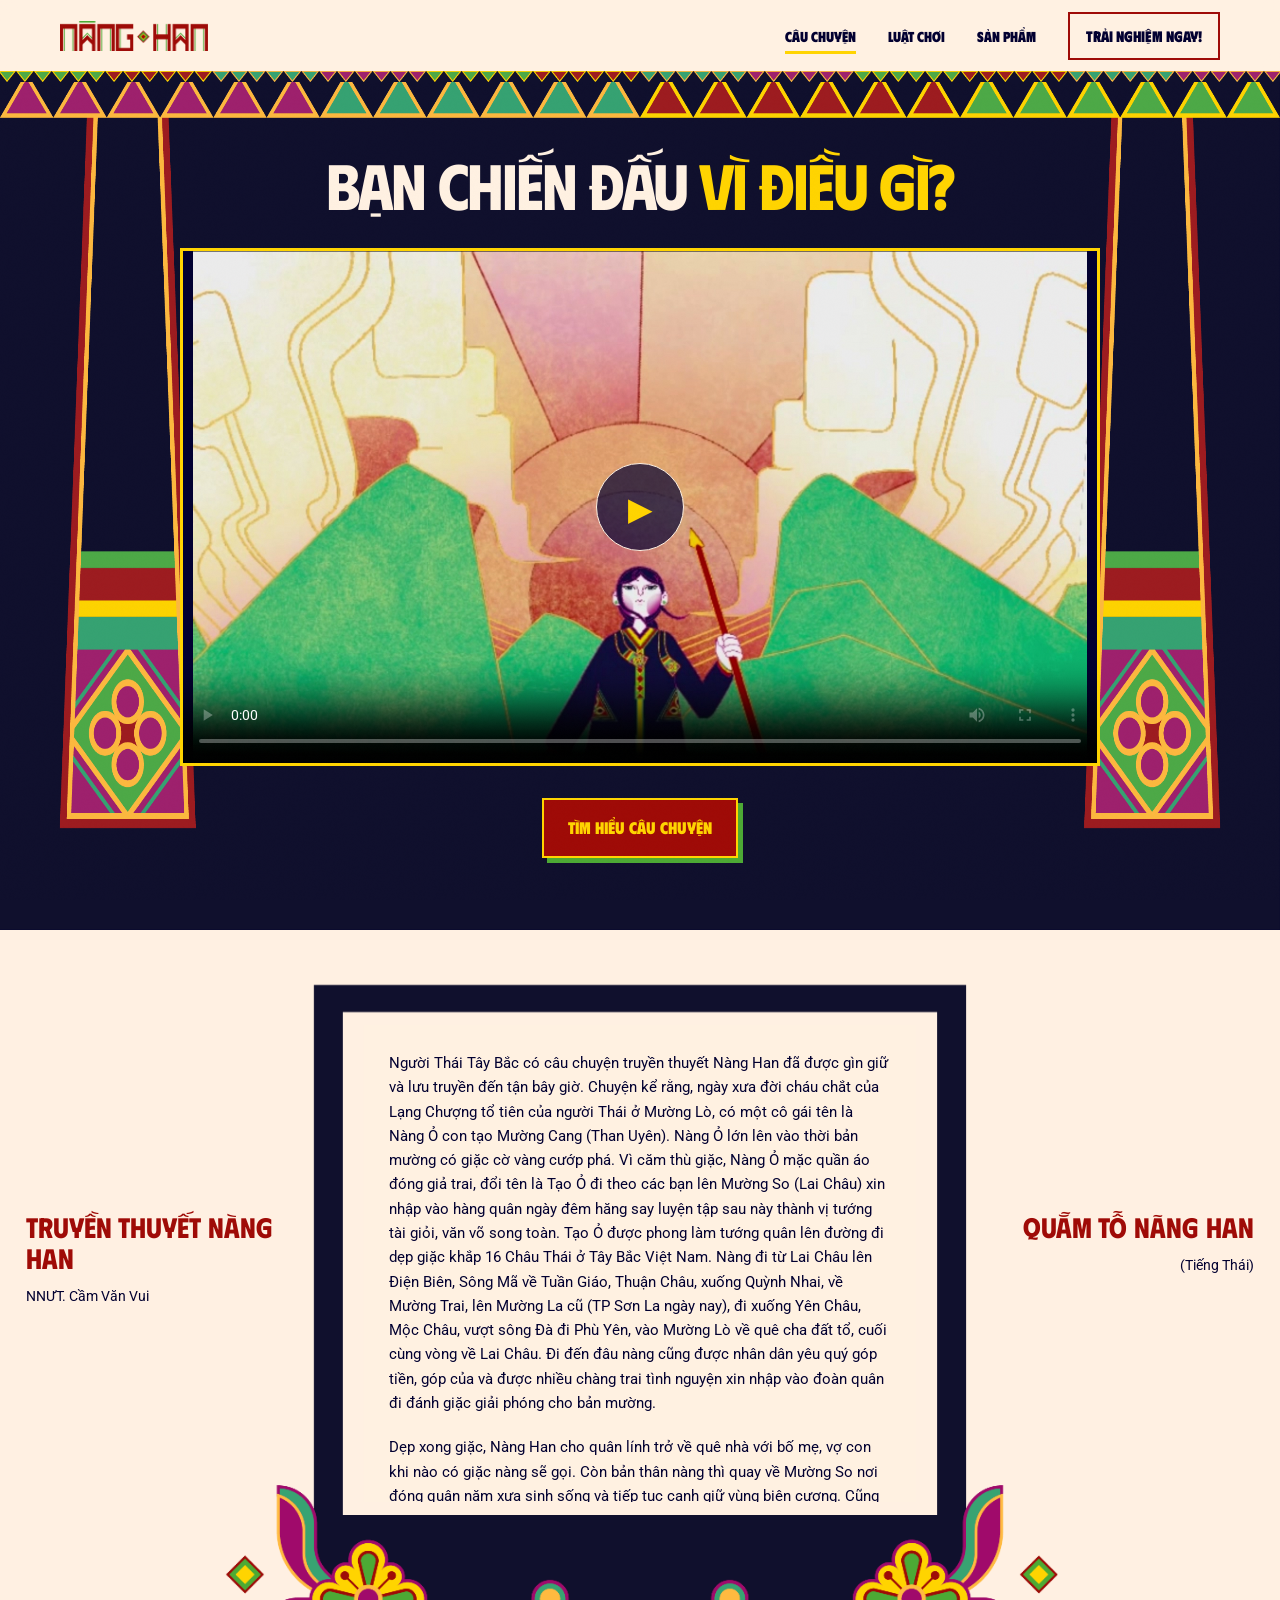
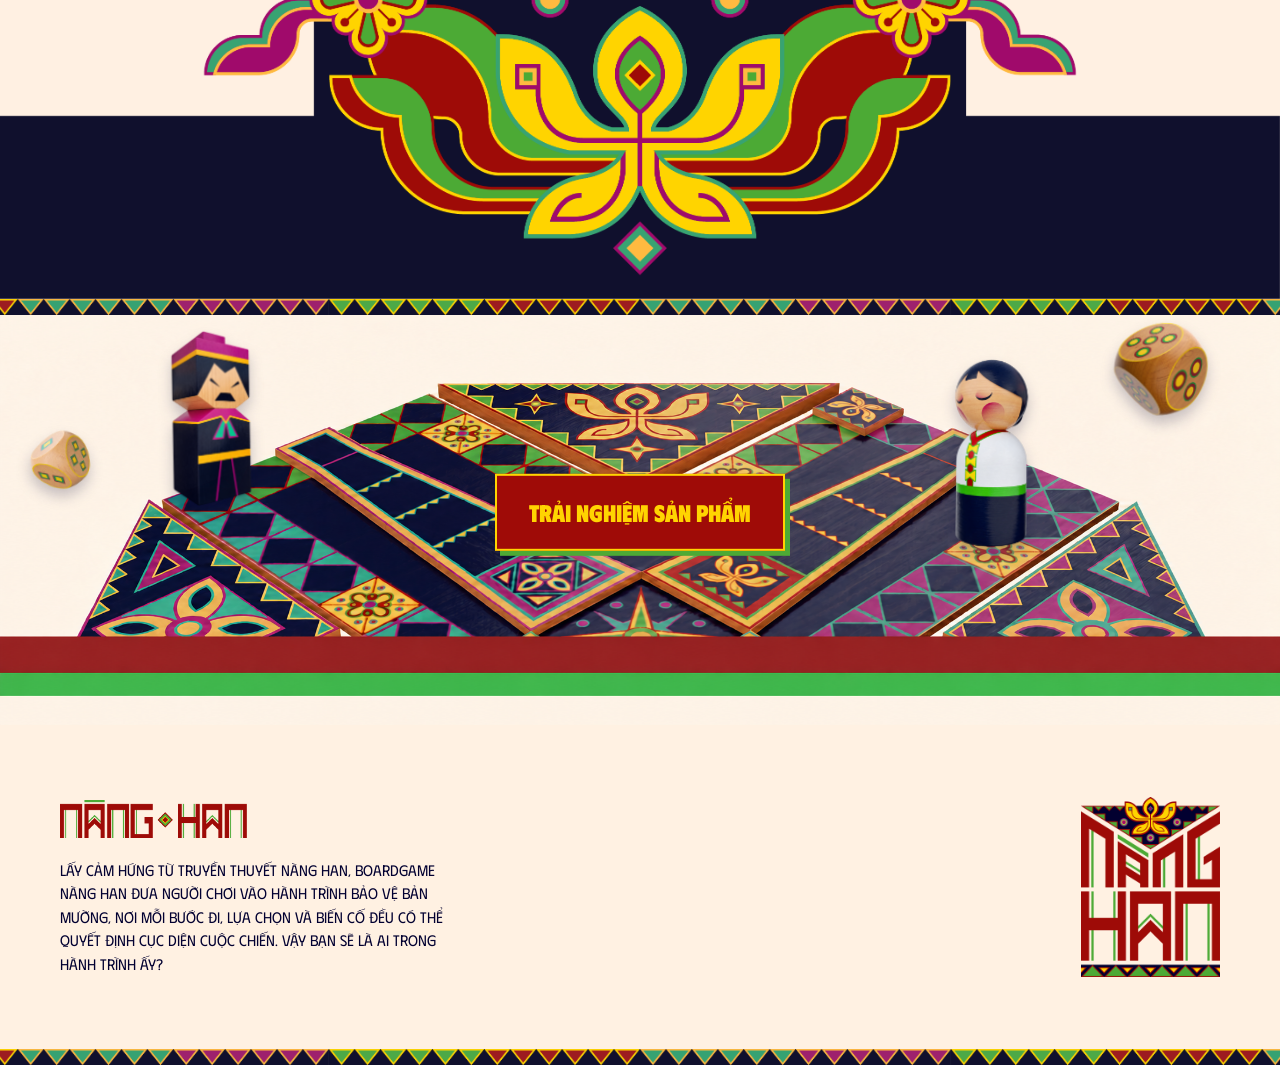
<file: story.html>
<!doctype html>
<html lang="vi">
  <head>
    <meta charset="UTF-8" />
    <meta name="viewport" content="width=device-width, initial-scale=1" />
    <meta name="description" content="Câu chuyện của Nàng Han." />
    <title>Nàng Han — Câu chuyện</title>
    <link rel="preconnect" href="https://fonts.googleapis.com" />
    <link rel="preconnect" href="https://fonts.gstatic.com" crossorigin />
    <link href="https://fonts.googleapis.com/css2?family=Birthstone+Bounce:wght@400;500&amp;family=Phudu:wght@300..900&amp;family=Puppies+Play&amp;family=Roboto:wght@400;500;700&amp;family=Square+Peg&amp;display=swap" rel="stylesheet" />
    <link rel="shortcut icon" type="image/x-icon" href="favicon.ico?v=2" sizes="any" />
    <link rel="icon" type="image/png" href="assets/favicon-open.png?v=2" sizes="128x128" data-animated-favicon />
    <link rel="stylesheet" href="styles.css?v=38" />
    <script src="favicon.js" defer></script>
  </head>
  <body class="story-screen">
    <header class="site-header">
      <div class="wrap header-inner">
        <a class="brand" href="index.html"><img src="assets/prototype/brand-wordmark.png" alt="Nàng Han" width="615" height="125" /></a>
        <nav class="main-nav" aria-label="Điều hướng chính">
          <a href="story.html" aria-current="page">Câu chuyện</a>
          <a href="rules.html">Luật chơi</a>
          <a href="product.html">Sản phẩm</a>
          <a class="nav-cta" href="product.html" data-animated-button>Trải nghiệm ngay!</a>
        </nav>
      </div>
    </header>
    <main class="page-shell">
      <section class="story-hero">
        <div class="wrap story-hero-inner">
          <h1>Bạn chiến đấu <span>vì điều gì?</span></h1>
          <div class="story-hero-art" id="intro-video" data-video-player>
            <video class="feature-video" controls playsinline preload="metadata" poster="assets/story-intro-poster-v1.jpg" width="1888" height="1080" aria-label="Video giới thiệu Nàng Han">
              <source src="assets/story-intro-v1.mp4" type="video/mp4" />
              Trình duyệt của bạn không hỗ trợ phát video.
            </video>
            <button class="play-mark" type="button" aria-label="Phát video giới thiệu Nàng Han" data-video-play>▶</button>
          </div>
          <a class="story-cta" href="#full-story" data-animated-button>Tìm hiểu câu chuyện</a>
        </div>
      </section>

      <section class="story-legend" id="full-story">
        <div class="wrap story-legend-layout">
          <aside class="story-source">
            <h2>Truyền thuyết Nàng Han</h2>
            <p>NNƯT. Cầm Văn Vui</p>
          </aside>
          <div class="story-sheet-frame">
            <!-- Place the flower over the reading frame at the artwork's original proportions on narrow screens. -->
            <svg class="story-sheet-mobile-art" viewBox="0 0 2917 2209" preserveAspectRatio="xMidYMid meet" aria-hidden="true" focusable="false">
              <defs>
                <clipPath id="story-flower-area"><rect x="0" y="1200" width="2917" height="1009" /></clipPath>
                <filter id="story-flower-isolate" x="0" y="0" width="100%" height="100%" color-interpolation-filters="sRGB">
                  <feFlood flood-color="#fff0e2" result="beige" />
                  <feBlend in="SourceGraphic" in2="beige" mode="difference" result="color-difference" />
                  <feColorMatrix in="color-difference" type="matrix" values="0 0 0 0 0  0 0 0 0 0  0 0 0 0 0  0 0 1 0 0" result="beige-difference" />
                  <feComponentTransfer in="beige-difference" result="artwork-mask"><feFuncA type="discrete" tableValues="0 0 1 1 1" /></feComponentTransfer>
                  <feFlood flood-color="#10102d" result="navy" />
                  <feBlend in="SourceGraphic" in2="navy" mode="difference" result="navy-difference" />
                  <feColorMatrix in="navy-difference" type="matrix" values="0 0 0 0 0  0 0 0 0 0  0 0 0 0 0  1 1 1 0 0" result="navy-difference-alpha" />
                  <feComponentTransfer in="navy-difference-alpha" result="navy-mask"><feFuncA type="discrete" tableValues="0 1 1 1 1 1 1 1" /></feComponentTransfer>
                  <feComposite in="artwork-mask" in2="navy-mask" operator="in" result="flower-mask" />
                  <feComposite in="SourceGraphic" in2="flower-mask" operator="in" />
                </filter>
              </defs>
              <g clip-path="url(#story-flower-area)">
                <image href="assets/prototype/story-frame-floral.png" width="2917" height="2209" filter="url(#story-flower-isolate)" />
                <rect x="0" y="1770" width="714" height="70" fill="#10102d" />
                <rect x="2203" y="1770" width="714" height="70" fill="#10102d" />
              </g>
            </svg>
            <article class="story-sheet" tabindex="0" aria-label="Nội dung đầy đủ truyền thuyết Nàng Han">
              <p>Người Thái Tây Bắc có câu chuyện truyền thuyết Nàng Han đã được gìn giữ và lưu truyền đến tận bây giờ. Chuyện kể rằng, ngày xưa đời cháu chắt của Lạng Chượng tổ tiên của người Thái ở Mường Lò, có một cô gái tên là Nàng Ỏ con tạo Mường Cang (Than Uyên). Nàng Ỏ lớn lên vào thời bản mường có giặc cờ vàng cướp phá. Vì căm thù giặc, Nàng Ỏ mặc quần áo đóng giả trai, đổi tên là Tạo Ỏ đi theo các bạn lên Mường So (Lai Châu) xin nhập vào hàng quân ngày đêm hăng say luyện tập sau này thành vị tướng tài giỏi, văn võ song toàn. Tạo Ỏ được phong làm tướng quân lên đường đi dẹp giặc khắp 16 Châu Thái ở Tây Bắc Việt Nam. Nàng đi từ Lai Châu lên Điện Biên, Sông Mã về Tuần Giáo, Thuận Châu, xuống Quỳnh Nhai, về Mường Trai, lên Mường La cũ (TP Sơn La ngày nay), đi xuống Yên Châu, Mộc Châu, vượt sông Đà đi Phù Yên, vào Mường Lò về quê cha đất tổ, cuối cùng vòng về Lai Châu. Đi đến đâu nàng cũng được nhân dân yêu quý góp tiền, góp của và được nhiều chàng trai tình nguyện xin nhập vào đoàn quân đi đánh giặc giải phóng cho bản mường.</p>
              <p>Dẹp xong giặc, Nàng Han cho quân lính trở về quê nhà với bố mẹ, vợ con khi nào có giặc nàng sẽ gọi. Còn bản thân nàng thì quay về Mường So nơi đóng quân năm xưa sinh sống và tiếp tục canh giữ vùng biên cương. Cũng trong năm ấy đến ngày 30 tết theo phong tục dân cả Mường đi xuống suối gội đầu năm mới để lấy lộc. Nàng Han cũng ra suối gần nhà để gội đầu, nàng cởi áo để bên bờ suối lộ ra thân hình con gái trắng trẻo, không ngờ có kẻ xấu là tàn quân thua trận năm nào rình bắn lén, mũi tên tẩm thuốc độc trúng ngực, nàng chết tại bờ suối. Vì nàng ở một mình cho nên không ai biết nàng Han bị kẻ xấu sát hại. Ngày mồng 3 tết có ba chàng trai trẻ gia đình nghèo không có tết, họ rủ nhau lên rừng kiếm củi về bán lấy tiền mới nhìn thấy một cô gái chết trong suối, họ vào gần xem kỹ thì đúng vị tướng quân, lúc này họ mới biết tướng quân không phải đàn ông mà là con gái. Thương tiếc vị nữ tướng anh hùng tài giỏi, ba người họ mới đào hố chôn cất, đắp mộ cho nàng. Được 3 năm sau tự nhiên cả ba người làm ăn phất lên gia đình giàu có. Người dân trong Mường thấy lạ mới đến hỏi nguyên do. Cả ba người kể đầu đuôi câu chuyện gặp nàng Han chết trong suối và chôn cất cho nàng mới ăn nên làm ra. Lúc này dân Mường So góp tiền của đi xây mộ mới cho nàng Han. Đến 3 năm sau cả Mường So làm ăn phát triển thịnh vượng. Tiếng lành đồn xa vì nàng có công lớn trong việc dẹp giặc cứu lấy bản mường. Nhà vua Thái mới triệu tập các tạo phìa cả 16 Châu Thái đến góp tiền của xây miếu thờ nàng Han và cho phép các Mường rước hồn nàng về mường mình thờ cúng cho tiện. Tạo Mường Lò là quê cha đất tổ nên lấy hồn đầu và hồn trai gái về thờ cúng ở hang thẳm Lé, Tạo Mường Lay thì lấy hồn eo cho nên mới múa dẻo, tạo Mường Thanh (Điện Biên), Mường Muổi (Thuận Châu), Nặm Ma (Sông Mã) thì lấy hồn cổ cho nên mới biết hát và hát hay, tạo Mường Chiên (Quỳnh Nhai) đến sau các hồn đều bị các mường lấy hết cho nên xin lấy hồn… chỗ bộ phận sinh dục về thờ cúng cho con người phát triển sinh sôi.</p>
              <p>Đến ngày nay ở các Mường đều có miếu và đền thờ Nàng Han. Ở một số Mường trước đây hàng năm còn tổ chức lễ hội Nàng Han với quy mô lớn.</p>
              <p class="story-citation"><cite>Theo “Truyền thuyết Nàng Han (Quẵm tỗ Nãng Han)” của NNƯT. Cầm Văn Vui - NXB Dân trí.</cite></p>
            </article>
          </div>
          <aside class="story-name">
            <h2>Quẵm tỗ Nãng Han</h2>
            <p>(Tiếng Thái)</p>
          </aside>
        </div>
      </section>

      <section class="story-product-cta" aria-label="Bàn cờ Nàng Han">
        <div class="story-product-scene">
          <img class="story-scene-board" src="assets/prototype/story-board-clean.png" alt="Bàn cờ Nàng Han" width="2172" height="724" loading="lazy" />
          <img class="story-scene-object story-scene-piece story-scene-piece-male" src="assets/prototype/story-piece-male-correct.png" alt="" width="1064" height="1478" loading="lazy" aria-hidden="true" />
          <img class="story-scene-object story-scene-piece story-scene-piece-female" src="assets/prototype/story-piece-female-correct.png" alt="" width="1032" height="1524" loading="lazy" aria-hidden="true" />
          <img class="story-scene-object story-scene-die story-scene-die-small" src="assets/prototype/story-die-small.png" alt="" width="1254" height="1254" loading="lazy" aria-hidden="true" />
          <img class="story-scene-object story-scene-die story-scene-die-large" src="assets/prototype/story-die-large.png" alt="" width="1319" height="1193" loading="lazy" aria-hidden="true" />
        </div>
        <a href="product.html" data-animated-button>Trải nghiệm sản phẩm</a>
      </section>
    </main>
    <footer class="site-footer">
      <div class="wrap footer-inner">
        <div class="footer-about">
          <img class="footer-wordmark" src="assets/prototype/brand-wordmark.png" alt="Nàng Han" width="615" height="125" loading="lazy" />
          <p>Lấy cảm hứng từ truyền thuyết Nàng Han, boardgame Nàng Han đưa người chơi vào hành trình bảo vệ bản mường, nơi mỗi bước đi, lựa chọn và biến cố đều có thể quyết định cục diện cuộc chiến. Vậy bạn sẽ là ai trong hành trình ấy?</p>
        </div>
        <img class="footer-logo" src="assets/prototype/brand-mark-red.png" alt="Biểu trưng Nàng Han" width="1318" height="1712" loading="lazy" />
      </div>
    </footer>
    <script type="module" src="animations.js?v=11"></script>
  </body>
</html>
</file>
<file: styles.css>
:root {
  --yellow: #FFD401;
  --green: #4DAA35;
  --red: #9F0B07;
  --navy: #020031;
  --orange: #FFBB40;
  --teal: #39A373;
  --magenta: #A00A6B;
  --beige: #FFF1E2;
  --white: var(--beige);
  --muted: rgba(2, 0, 49, .68);
  --line: rgba(2, 0, 49, .72);
  --shadow: 8px 9px 0 rgba(2, 0, 49, .13);
  --font-primary: "Phudu", Impact, "Trebuchet MS", "Segoe UI", sans-serif;
  --font-reading: "Roboto", Arial, sans-serif;
  --font-birthstone: "Birthstone Bounce", cursive;
  --font-puppies: "Puppies Play", cursive;
  --font-square-peg: "Square Peg", cursive;
}

* { box-sizing: border-box; }
html { scroll-behavior: smooth; }
body {
  margin: 0;
  color: var(--navy);
  background: var(--beige);
  font-family: var(--font-primary);
  font-size: 1rem;
  line-height: 1.55;
}
body::before {
  content: "";
  position: fixed;
  inset: 0;
  z-index: 10;
  pointer-events: none;
  opacity: .11;
  background-image: url("data:image/svg+xml,%3Csvg xmlns='http://www.w3.org/2000/svg' width='120' height='120'%3E%3Cfilter id='n'%3E%3CfeTurbulence baseFrequency='.8' numOctaves='2' stitchTiles='stitch'/%3E%3C/filter%3E%3Crect width='100%25' height='100%25' filter='url(%23n)' opacity='.13'/%3E%3C/svg%3E");
}
a { color: inherit; text-decoration: none; }
button, input { font: inherit; }
img { max-width: 100%; }
h1, h2, h3, p { margin-top: 0; }
h1, h2, h3, .brand, .display { font-family: var(--font-primary); }
h1 { margin-bottom: 1.25rem; font-size: clamp(3rem, 7vw, 6.2rem); line-height: .92; letter-spacing: -.065em; }
h2 { margin-bottom: 1rem; font-size: clamp(2.2rem, 4.6vw, 4.3rem); line-height: .98; letter-spacing: -.055em; }
h3 { margin-bottom: .5rem; font-size: 1.45rem; line-height: 1.1; }
.wrap { width: min(1160px, calc(100% - 2.5rem)); margin-inline: auto; }
.eyebrow { display: inline-flex; align-items: center; gap: .55rem; margin-bottom: .8rem; color: var(--red); font-size: .78rem; font-weight: 900; letter-spacing: .12em; text-transform: uppercase; }
.eyebrow::before { content: "✦"; }
.lead { max-width: 560px; color: var(--muted); font-size: 1.08rem; }
.button { display: inline-flex; min-height: 56px; align-items: center; justify-content: center; padding: .9rem 1.5rem; border: 1.5px solid var(--navy); border-radius: 999px; background: var(--navy); color: var(--white); font-size: 1.05rem; font-weight: 900; transition: transform .18s ease, box-shadow .18s ease; }
.button:hover, .button:focus-visible { transform: translate(-2px, -2px); box-shadow: 4px 4px 0 var(--red); }
.button.alt { background: transparent; color: var(--navy); }
.site-header { position: sticky; top: 0; z-index: 20; background: rgba(255, 241, 226, .94); color: var(--navy); backdrop-filter: blur(12px); }
.site-header::after { content: ""; position: absolute; right: 0; bottom: -10px; left: 0; height: 11px; background: url("assets/prototype/border-horizontal.png") center / auto 100% repeat-x; pointer-events: none; }
.header-inner { min-height: 72px; display: flex; align-items: center; justify-content: space-between; gap: 2rem; }
.brand { display: inline-flex; flex: 0 0 auto; }
.brand img { display: block; width: auto; height: 30px; }
.main-nav { display: flex; gap: 2rem; align-items: center; overflow-x: auto; font-size: .9rem; font-weight: 900; }
.main-nav a { position: relative; flex: 0 0 auto; padding: .4rem 0; }
.main-nav a::after { content: ""; position: absolute; right: 0; bottom: 0; left: 0; height: 3px; background: var(--yellow); transform: scaleX(0); }
.main-nav a:hover::after, .main-nav a:focus-visible::after, .main-nav a[aria-current="page"]::after { transform: scaleX(1); }
.main-nav .nav-cta { min-height: 44px; padding: .65rem 1rem; border: 2px solid var(--red); color: var(--navy); font-size: .95rem; text-transform: uppercase; }
.main-nav .nav-cta::after { display: none; }
.page-shell { min-height: calc(100vh - 72px); }
.section { padding: 6rem 0; border-bottom: 1.5px solid var(--line); }
.placeholder { display: grid; place-items: center; border: 1.5px dashed var(--navy); background: rgba(255,241,226,.78); color: var(--navy); font-size: .78rem; font-weight: 900; letter-spacing: .11em; text-align: center; text-transform: uppercase; }
.page-title { padding: 4rem 0 2rem; }
.page-title p { max-width: 610px; color: var(--muted); }

/* Trang chủ — ảnh 4 */
.home-hero { position: relative; overflow: hidden; background: var(--beige); }
.home-hero .wrap { width: min(1480px, calc(100% - 3rem)); }
.home-hero::before, .home-hero::after { content: ""; position: absolute; border: 1.5px solid var(--navy); border-radius: 50%; }
.home-hero::before { top: 9%; right: -7rem; width: 260px; height: 260px; background: var(--yellow); }
.home-hero::after { top: 17%; left: -6rem; width: 180px; height: 180px; background: var(--green); }
.home-stage { position: relative; z-index: 1; display: grid; grid-template-columns: minmax(200px, .6fr) minmax(540px, 1.9fr) minmax(200px, .6fr); align-items: start; gap: 0 2.5rem; min-height: max(560px, 56.25vw); }
.home-note, .home-copy { position: relative; z-index: 2; align-self: start; margin-top: 4rem; padding: 1rem; background: rgba(255, 241, 226, .88); }
.home-note strong, .home-copy h1 { display: block; margin: 0; font-family: var(--font-primary); font-size: clamp(2rem, 2.8vw, 2.8rem); font-weight: 900; letter-spacing: -.035em; line-height: 1.05; text-transform: uppercase; }
.home-note strong span, .home-copy h1 span { display: block; color: var(--red); }
.character-path { position: absolute; top: 0; bottom: 0; left: 50%; width: 100vw; transform: translateX(-50%); }
.character-frame { position: relative; width: 100%; height: 100%; overflow: hidden; background: var(--beige); }
.hero-video { position: absolute; inset: 0; width: 100%; height: 100%; object-fit: cover; }
.home-copy { grid-column: 3; }
@media (min-width: 1081px) {
  .home-stage.is-video-synced .home-note { opacity: 0; transform: translateX(-22px); transition: opacity .65s ease, transform .75s cubic-bezier(.16,1,.3,1); }
  .home-stage.is-video-synced .home-copy { opacity: 0; transform: translateX(22px); transition: opacity .65s ease, transform .75s cubic-bezier(.16,1,.3,1); }
  .home-stage.is-video-synced.show-left-copy .home-note,
  .home-stage.is-video-synced.show-right-copy .home-copy { opacity: 1; transform: translateX(0); }
}
.home-actions { position: absolute; right: 4rem; bottom: 2rem; left: 4rem; z-index: 4; display: grid; grid-template-columns: repeat(2, minmax(0, 1fr)); gap: clamp(4rem, 28vw, 28rem); }
.banner-button { display: inline-flex; min-height: 64px; align-items: center; justify-content: center; padding: 1rem 1.5rem; border: 2px solid var(--yellow); background: var(--navy); color: var(--yellow); box-shadow: 5px 5px 0 var(--green), 9px 9px 0 var(--red); font-size: 1.05rem; font-weight: 900; text-align: center; text-transform: uppercase; transition: background-color .12s ease, color .12s ease, border-color .12s ease, box-shadow .12s ease; }
.banner-button:active { border-color: var(--red); background: var(--red); color: var(--white); box-shadow: 3px 3px 0 var(--yellow), 6px 6px 0 var(--navy); }
.home-directory { position: relative; z-index: 2; display: grid; grid-template-rows: repeat(3, minmax(0, 1fr)); width: min(100vw, 1440px); aspect-ratio: 2917 / 1409; overflow: hidden; margin-left: 50%; padding: clamp(.75rem, 2.25vw, 2rem) 0 clamp(1rem, 3vw, 3rem); background-color: var(--navy); background-image: url("assets/prototype/directory-frame.png"); background-position: center; background-size: contain; background-repeat: no-repeat; transform: translateX(-50%); }
.home-directory::before { content: ""; position: absolute; top: 0; bottom: 0; left: 50%; width: 2px; background: var(--yellow); transform: translateX(-50%); }
.directory-link { position: relative; display: flex; min-height: 0; flex-direction: column; justify-content: center; color: var(--yellow); }
.directory-link:nth-child(odd) { align-items: flex-end; padding: 1.5rem calc(50% + 3.5rem) 1.5rem 1rem; text-align: right; }
.directory-link:nth-child(even) { align-items: flex-start; padding: 1.5rem 1rem 1.5rem calc(50% + 3.5rem); text-align: left; }
.directory-link::before { content: ""; position: absolute; top: 50%; width: 4rem; height: 2px; background: var(--yellow); transform: translateY(-50%); transition: background .18s ease; }
.directory-link:nth-child(odd)::before { right: 50%; }
.directory-link:nth-child(even)::before { left: 50%; }
.directory-link::after { content: ""; position: absolute; z-index: 1; top: 50%; left: 50%; width: 28px; height: 28px; background: url("assets/prototype/branch-button.png") center / contain no-repeat; transform: translate(-50%, -50%) scale(1); transform-origin: center; transition: transform .28s cubic-bezier(.34, 1.56, .64, 1); will-change: transform; }
.directory-link:hover, .directory-link:focus-visible { color: var(--beige); }
.directory-link:hover::before, .directory-link:focus-visible::before { background: var(--beige); }
.directory-link:hover::after, .directory-link:focus-visible::after { transform: translate(-50%, -50%) scale(1.24); }
.directory-link small { display: block; margin: 0 0 .5rem; color: var(--orange); font-size: clamp(.72rem, .8vw, .9rem); font-weight: 900; line-height: 1; transition: color .28s ease; }
.directory-link strong { font-family: var(--font-primary); font-size: clamp(1.55rem, 2.1vw, 2.5rem); line-height: 1.1; transition: color .28s ease; }
.directory-link:hover small, .directory-link:hover strong, .directory-link:focus-visible small, .directory-link:focus-visible strong { color: var(--beige); }
.home-video { background: var(--beige); color: var(--navy); }
.video-card { padding: clamp(2rem, 4vw, 3.5rem); background: url("assets/prototype/video-frame.png") center / 100% 100% no-repeat; }
.video-copy { padding: .25rem 2rem 1.75rem; text-align: center; }
.video-copy h2 { margin: 0; font-family: inherit; font-size: clamp(1.5rem, 2.5vw, 2rem); letter-spacing: 0; line-height: 1.25; text-transform: uppercase; }
.video-copy h2 span { color: var(--red); }
.video-window { position: relative; width: min(72%, 760px); aspect-ratio: 16 / 9; display: grid; place-items: center; margin-inline: auto; border: 4px solid var(--green); background: var(--navy); }
.feature-video { position: absolute; inset: 0; display: block; width: 100%; height: 100%; object-fit: contain; background: var(--navy); }
.play-mark { position: absolute; z-index: 1; inset: 50% auto auto 50%; transform: translate(-50%, -50%); display: grid; width: 88px; height: 88px; place-items: center; padding: 0; border: 1.5px solid var(--white); border-radius: 50%; background: rgba(2, 0, 49, .7); color: var(--yellow); font: inherit; font-size: 2rem; cursor: pointer; }
.play-mark[hidden] { display: none; }
.play-mark:hover, .play-mark:focus-visible { background: var(--navy); outline: 2px solid var(--yellow); outline-offset: 4px; }
.home-product { position: relative; overflow: hidden; padding: clamp(3rem, 5vw, 5rem) 0; background: var(--navy); color: var(--beige); }
.home-product::before, .home-product::after { content: ""; position: absolute; z-index: 0; top: 0; bottom: 0; width: clamp(12px, 2.2vw, 28px); background-image: url("assets/prototype/product-frame.png"); background-size: auto 100%; background-repeat: no-repeat; pointer-events: none; }
.home-product::before { left: 0; background-position: left center; }
.home-product::after { right: 0; background-position: right center; }
.product-teaser { position: relative; z-index: 1; display: grid; grid-template-columns: minmax(205px, 1fr) minmax(235px, .82fr) minmax(205px, 1fr); width: min(1440px, max(960px, 75vw), calc(100% - 4rem)); align-items: center; justify-content: center; gap: clamp(1.25rem, 3.125vw, 3.75rem); margin-inline: auto; }
.product-image-slot { width: min(100%, clamp(250px, 17.5vw, 400px)); aspect-ratio: 3 / 4; justify-self: center; overflow: hidden; border: 2px solid rgba(159, 11, 7, .42); background: var(--beige); box-shadow: inset 0 0 0 4px rgba(255, 241, 226, .7); }
.product-image-slot img { display: block; width: 100%; height: 100%; object-fit: cover; }
.product-feature { display: grid; width: 100%; justify-self: center; justify-items: center; text-align: center; }
.product-kicker { margin: 0 0 .75rem; color: var(--yellow); font-size: clamp(1.3rem, 1.8vw, 2.25rem); font-weight: 900; line-height: 1.05; text-transform: uppercase; }
.product-feature-mark { display: block; width: auto; height: clamp(260px, 17.5vw, 400px); }
.product-action { display: grid; grid-column: 1 / -1; justify-items: center; gap: clamp(1.5rem, 1.75vw, 2rem); text-align: center; }
.product-action h2 { margin: 0; color: var(--yellow); font-size: clamp(1.5rem, 2.5vw, 2.75rem); font-weight: 900; letter-spacing: .01em; line-height: 1.15; text-transform: uppercase; }
.product-action .button { min-height: 80px; padding: 1rem 2.75rem; border: 2px solid var(--green); border-radius: 0; background: var(--red); color: var(--yellow); box-shadow: 3px 3px 0 var(--green); font-size: clamp(1.25rem, 1.35vw, 1.5rem); text-transform: uppercase; }

/* Câu chuyện */
.story-screen { background: var(--beige); }
.story-hero { padding: 5rem 0 4.5rem; background: var(--navy) url("assets/prototype/directory-frame.png") center / 100% 100% no-repeat; color: var(--beige); text-align: center; }
.story-hero h1 { max-width: 920px; margin-inline: auto; font-family: inherit; font-size: clamp(2.4rem, 5vw, 5rem); letter-spacing: -.035em; line-height: 1; text-transform: uppercase; }
.story-hero h1 span { color: var(--yellow); }
.story-hero-art { position: relative; width: min(920px, 92%); min-height: 420px; aspect-ratio: 16 / 9; margin: 2rem auto; border: 3px solid var(--yellow); background: var(--navy); scroll-margin-top: 8rem; }
.story-cta, .story-product-cta a { display: inline-flex; min-height: 60px; align-items: center; justify-content: center; padding: .9rem 1.5rem; border: 2px solid var(--yellow); background: var(--red); color: var(--yellow); box-shadow: 5px 5px 0 var(--green); font-size: 1.05rem; font-weight: 900; text-transform: uppercase; }
.story-legend { overflow: hidden; padding: 3rem 0 0; background: var(--beige); }
.story-legend-layout { position: relative; z-index: 0; display: grid; grid-template-columns: minmax(120px, .5fr) minmax(0, 800px) minmax(120px, .5fr); width: min(1480px, calc(100% - 2rem)); align-items: center; gap: clamp(1rem, 2.5vw, 2.5rem); }
.story-source, .story-name { color: var(--red); }
.story-source h2, .story-name h2 { margin: 0; font-family: inherit; font-size: clamp(1.35rem, 2.2vw, 2rem); letter-spacing: 0; line-height: 1.12; text-transform: uppercase; }
.story-source p, .story-name p { margin: .8rem 0 0; color: var(--navy); font-family: var(--font-reading); font-size: .9rem; font-weight: 400; text-transform: none; }
.story-name { text-align: right; }
.story-sheet-frame { position: relative; width: 100%; aspect-ratio: 4 / 5; background: url("assets/prototype/story-frame-floral.png") center bottom / 150% auto no-repeat; }
.story-sheet-mobile-art { display: none; }
.story-sheet-frame::before { content: ""; position: absolute; z-index: -1; bottom: 0; left: 50%; width: 100vw; height: 17.2%; background: #10102d; translate: -50% 0; pointer-events: none; }
.story-sheet { position: absolute; top: 16.5%; left: 50%; width: 69.5%; height: 46.5%; overflow-x: hidden; overflow-y: auto; overscroll-behavior: contain; padding: clamp(1.1rem, 2vw, 2rem); border: 0; background: rgba(255, 241, 226, .98); color: var(--navy); box-shadow: none; font-family: var(--font-reading); font-weight: 400; letter-spacing: normal; text-transform: none; translate: -50% 0; scrollbar-color: var(--red) rgba(2, 0, 49, .12); scrollbar-width: thin; }
.story-sheet::-webkit-scrollbar { width: 8px; }
.story-sheet::-webkit-scrollbar-track { background: rgba(2, 0, 49, .12); }
.story-sheet::-webkit-scrollbar-thumb { border-radius: 999px; background: var(--red); }
.story-sheet p { max-width: 66ch; margin: 0 auto 1.25rem; color: var(--navy); font-family: var(--font-reading); font-size: clamp(.92rem, 1.05vw, 1.05rem); font-weight: 400; letter-spacing: normal; line-height: 1.65; text-transform: none; }
.story-sheet .story-citation { padding-top: 1rem; border-top: 2px solid var(--yellow); color: var(--red); font-size: clamp(.8rem, .95vw, .95rem); font-weight: 700; }
.story-product-cta { position: relative; overflow: hidden; background: var(--beige); }
.story-product-cta::before { content: ""; position: absolute; z-index: 1; top: 0; right: 0; left: 0; height: clamp(11px, 1.25vw, 16px); background: url("assets/prototype/border-horizontal.png") center / auto 100% repeat-x; pointer-events: none; }
.story-product-scene { position: relative; aspect-ratio: 3 / 1; }
.story-scene-board { display: block; width: 100%; height: 100%; min-height: 360px; object-fit: cover; }
.story-scene-object { position: absolute; z-index: 2; width: auto; pointer-events: none; filter: drop-shadow(0 8px 7px rgba(2,0,49,.22)); transform-origin: center bottom; }
.story-scene-piece-male { left: 11.5%; bottom: 49%; height: 43%; }
.story-scene-piece-female { right: 17%; bottom: 38%; height: 50%; }
.story-scene-die { transform-origin: center; }
.story-scene-die-small { top: 25%; left: 0; height: 29%; }
.story-scene-die-large { top: 0; right: 4%; height: 34%; }
.story-product-cta a { position: absolute; z-index: 3; top: 50%; left: 50%; min-height: 72px; padding: 1.1rem 2rem; font-size: 1.5rem; translate: -50% -50%; white-space: nowrap; }

@media (min-width: 821px) {
  .story-legend { padding-top: 0; }
  .story-legend-layout { grid-template-columns: 1fr; width: min(2917px, 100%); gap: 0; }
  .story-source, .story-name { position: absolute; z-index: 1; top: 29%; width: 20%; }
  .story-source { left: 2%; }
  .story-name { right: 2%; }
  .story-sheet-frame { grid-column: 1; grid-row: 1; aspect-ratio: 2917 / 2209; background-size: 100% 100%; }
  .story-sheet-frame::before { display: none; }
  .story-sheet { top: 9.9%; width: 43.2%; height: 49.2%; }
}

/* Luật chơi */
.rules-screen { background: var(--beige); }
.rules-overview { padding: 5rem 0; }
.rules-title { max-width: 1160px; margin: 0 auto 3rem; text-align: center; }
.rules-title h1 { font-size: clamp(1.25rem, 6vw, 2.85rem); letter-spacing: -.02em; line-height: 1.12; }
.rules-title p { max-width: 760px; margin: 0 auto; color: var(--muted); font-size: 1.08rem; }
.rules-map { position: relative; display: grid; width: min(1050px, 100%); aspect-ratio: 4 / 3; place-items: center; margin: 0 auto; background: url("assets/prototype/video-frame.png") center / 100% 100% no-repeat; }
.rules-map-board { position: relative; width: 58%; max-width: 620px; }
.rules-map-board > img { display: block; width: 100%; mix-blend-mode: multiply; transition: opacity .28s ease, filter .32s cubic-bezier(.16,1,.3,1); }
.rules-map-board.is-exploring > img { opacity: .28; filter: saturate(.45) contrast(.84); }
.map-markers { position: absolute; inset: 0; pointer-events: none; }
.map-marker { --note-color: var(--navy); position: absolute; z-index: 1; box-sizing: border-box; width: 6.667%; aspect-ratio: 1; overflow: visible; padding: 0; border: 0; appearance: none; background: transparent; color: var(--note-color); cursor: pointer; opacity: 1; pointer-events: auto; transform-origin: center; }
.map-marker::before { content: ""; position: absolute; inset: 0; border: 2px solid currentColor; background: var(--beige) url("assets/board.png") var(--cell-x, 50%) var(--cell-y, 50%) / 1500% 1500% no-repeat; box-shadow: 0 5px 16px rgba(2,0,49,.3), 0 0 0 3px rgba(255,241,226,.82); mix-blend-mode: multiply; opacity: 0; transition: opacity .18s ease; }
.map-marker.is-preview, .map-marker.is-active { z-index: 3; }
.map-marker.is-preview::before, .map-marker.is-active::before, .map-marker.is-group-highlight::before { opacity: 1; }
.rules-map-board.is-exploring .map-marker:not(.is-preview):not(.is-active):not(.is-group-highlight) { opacity: .18; }
.map-marker:focus-visible { outline: 3px solid var(--yellow); outline-offset: 4px; }
.marker-han-start { top: 0; left: 33.333%; --cell-x: 35.714%; --cell-y: 0%; }
.marker-han-goal, .marker-ally-goal { width: 13.333%; height: 42.667%; aspect-ratio: auto; left: 43.333%; }
.marker-han-goal { top: 0; clip-path: polygon(25% 0, 75% 0, 100% 100%, 0 100%); transform-origin: 50% 0; }
.marker-han-goal::before, .marker-ally-goal::before { background-size: 750% 234.373%; }
.marker-han-goal::before { background-position: 50% 0; }
.marker-north-normal { top: 0; left: 60%; --cell-x: 64.286%; --cell-y: 0%; }
.marker-normal-cell { top: var(--cell-top); left: var(--cell-left); }
.marker-special { top: 13.333%; left: 60%; --cell-x: 64.286%; --cell-y: 14.286%; }
.marker-special-north-west { top: 20%; left: 33.333%; --cell-x: 35.714%; --cell-y: 21.429%; }
.marker-special-west-north { top: 33.333%; left: 6.667%; --cell-x: 7.143%; --cell-y: 35.714%; }
.marker-special-east-north { top: 33.333%; left: 80%; --cell-x: 85.714%; --cell-y: 35.714%; }
.marker-special-west-south { top: 60%; left: 26.667%; --cell-x: 28.571%; --cell-y: 64.286%; }
.marker-special-east-south { top: 60%; left: 73.333%; --cell-x: 78.571%; --cell-y: 64.286%; }
.marker-special-south-west { top: 93.333%; left: 33.333%; --cell-x: 35.714%; --cell-y: 100%; }
.marker-special-south-east { top: 73.333%; left: 60%; --cell-x: 64.286%; --cell-y: 78.571%; }
.marker-enemy-goal, .marker-rival-goal { width: 42.667%; height: 13.333%; aspect-ratio: auto; top: 43.333%; }
.marker-enemy-goal { left: 0; clip-path: polygon(0 25%, 100% 0, 100% 100%, 0 75%); transform-origin: 0 50%; }
.marker-enemy-goal::before, .marker-rival-goal::before { background-size: 234.373% 750%; }
.marker-enemy-goal::before { background-position: 0 50%; }
.marker-west-normal { top: 33.333%; left: 0; --cell-x: 0%; --cell-y: 35.714%; }
.marker-east-start { top: 33.333%; right: 0; --cell-x: 100%; --cell-y: 35.714%; }
.marker-rival-goal { right: 0; clip-path: polygon(0 0, 100% 25%, 100% 75%, 0 100%); transform-origin: 100% 50%; }
.marker-rival-goal::before { background-position: 100% 50%; }
.marker-enemy-start { top: 60%; left: 0; --cell-x: 0%; --cell-y: 64.286%; }
.marker-east-normal { top: 60%; right: 0; --cell-x: 100%; --cell-y: 64.286%; }
.marker-south-normal { top: 86.667%; left: 33.333%; --cell-x: 35.714%; --cell-y: 92.857%; }
.marker-ally-goal { bottom: 0; clip-path: polygon(0 0, 100% 0, 75% 100%, 25% 100%); transform-origin: 50% 100%; }
.marker-ally-goal::before { background-position: 50% 100%; }
.marker-ally-start { right: 33.333%; bottom: 0; --cell-x: 64.286%; --cell-y: 100%; }
.rules-map figcaption { position: absolute; inset: 5% 4%; margin: 0; }
.map-note { --note-color: var(--navy); position: absolute; width: 19%; color: var(--note-color); font-size: clamp(.62rem, 1vw, .84rem); font-weight: 900; line-height: 1.18; opacity: 0; }
.map-note.is-visible { opacity: 1; }
.map-note::after { content: ""; position: absolute; top: 50%; width: clamp(1.25rem, 4vw, 4rem); border-top: 2px solid currentColor; }
.team-han { --note-color: var(--red); }
.team-enemy { --note-color: var(--magenta); }
.team-rival { --note-color: #178e70; }
.team-ally { --note-color: var(--green); }
.note-han-start, .note-west-normal, .note-enemy-start, .note-south-normal { text-align: right; }
.note-north-normal, .note-special, .note-east-start, .note-east-normal, .note-ally-start { text-align: left; }
.note-han-start::after, .note-west-normal::after, .note-enemy-start::after, .note-south-normal::after { left: calc(100% + .4rem); }
.note-north-normal::after, .note-special::after, .note-east-start::after, .note-east-normal::after, .note-ally-start::after { right: calc(100% + .4rem); }
.note-han-goal, .note-ally-goal { left: 40.5%; text-align: center; }
.note-han-goal::after, .note-ally-goal::after { top: calc(100% + .35rem); left: 50%; width: 0; height: 2.2rem; border-top: 0; border-left: 2px solid currentColor; }
.note-han-goal { top: 0; }
.note-ally-goal { bottom: 0; }
.note-ally-goal::after { top: auto; bottom: calc(100% + .35rem); }
.note-han-start { top: 11%; left: 14.2%; }
.note-north-normal { top: 11%; right: 14%; }
.note-special { top: 21%; right: 14%; }
.note-enemy-goal { top: 28%; left: 27%; text-align: center; }
.note-enemy-goal::after { top: calc(100% + .35rem); left: 50%; width: 0; height: 7.4rem; border-top: 0; border-left: 2px solid currentColor; }
.note-west-normal { top: 38%; left: -4.3%; }
.note-west-normal::after, .note-enemy-start::after { width: clamp(1.25rem, 2.25vw, 1.9rem); }
.note-east-start { top: 38%; right: -7%; }
.note-rival-goal { right: 27%; bottom: 25%; text-align: center; }
.note-rival-goal::after { top: auto; bottom: calc(100% + .35rem); left: 50%; width: 0; height: 9rem; border-top: 0; border-left: 2px solid currentColor; }
.note-enemy-start { top: 59%; left: -4.3%; }
.note-east-normal { top: 59%; right: -7%; }
.note-south-normal { bottom: 11%; left: 14.2%; }
.note-ally-start { right: 14%; bottom: 9%; }
.faction-section { padding: 5rem 0; background: var(--navy) url("assets/prototype/product-frame.png") center / cover no-repeat; color: var(--beige); text-align: center; }
.faction-section h2 { margin-bottom: .75rem; color: var(--yellow); font-family: inherit; font-size: clamp(1.8rem, 4vw, 3rem); letter-spacing: 0; text-transform: uppercase; }
.faction-section > .wrap > p { margin: 0 auto 2.5rem; color: rgba(255,241,226,.78); }
.faction-panels { display: grid; grid-template-columns: repeat(2, minmax(0, 1fr)); gap: 1.5rem; }
.faction-panels img { display: block; width: 100%; border: 3px solid var(--yellow); background: var(--beige); transition: transform .35s ease, filter .35s ease, box-shadow .35s ease; }
.faction-panels img:hover { transform: translateY(-8px) scale(1.02); filter: brightness(1.08); box-shadow: 0 12px 24px rgba(2,0,49,.35); }
.rules-guide { padding: 5rem 0; }
.guide-title, .rules-copy-heading h2, .win-condition h2 { width: max-content; margin-inline: auto; padding: .5rem 1rem; border: 2px solid var(--green); background: var(--red); color: var(--beige); box-shadow: 4px 4px 0 var(--orange); font-family: inherit; font-size: clamp(1rem, 2vw, 1.35rem); letter-spacing: 0; text-align: center; text-transform: uppercase; }
.setup-steps { display: grid; grid-template-columns: repeat(3, 1fr); gap: 2rem; margin: 2.5rem 0 0; padding: 0; counter-reset: setup; list-style: none; }
.setup-steps li { position: relative; padding: 3.5rem 1rem 0; color: var(--navy); counter-increment: setup; text-align: center; }
.setup-steps li::before { content: counter(setup); position: absolute; top: 0; left: 50%; display: grid; width: 2.25rem; height: 2.25rem; place-items: center; border: 2px solid var(--green); border-radius: 50%; background: var(--red); color: var(--beige); font-weight: 900; translate: -50% 0; }
.rule-divider { position: relative; height: 2px; margin: 3.5rem 1.5rem; background: var(--orange); }
.rule-divider::before, .rule-divider::after { content: ""; position: absolute; top: 50%; width: 28px; aspect-ratio: 1; background: url("assets/prototype/branch-button.png") center / contain no-repeat; translate: 0 -50%; }
.rule-divider::before { left: -1.5rem; }
.rule-divider::after { right: -1.5rem; }
.rules-copy { margin: 0; }
.rules-copy-heading, .win-condition { display: grid; grid-template-columns: auto minmax(0, 1fr); align-items: center; gap: 1.5rem; }
.rules-copy-heading h2, .win-condition h2 { margin: 0; }
.rules-copy-heading h2 { background: var(--magenta); }
.rules-copy-heading p, .win-condition p { margin: 0; padding: .55rem 1rem; border: 2px solid var(--magenta); text-align: center; }
.rules-copy-heading strong { display: block; }
.rule-text { margin-top: 1.5rem; }
.rule-text article + article { margin-top: 1.25rem; }
.rule-text h3 { margin: 0; color: var(--magenta); font-family: inherit; font-size: 1rem; text-transform: uppercase; }
.rule-text p { margin: 0; }
.rule-text ul { margin: .35rem 0 0; padding-left: 1.25rem; }
.rule-text li::marker { color: var(--green); }
.rules-title p, .faction-section > .wrap > p, .rules-guide p, .rules-guide li { font-family: var(--font-reading); font-weight: 400; letter-spacing: normal; text-transform: none; }
.win-condition h2 { background: var(--red); }
.win-condition p { border-color: var(--red); }
.rules-cards { padding: 5rem 0; border-block: 1.5px solid var(--line); background: #fff8ee; }
.rules-cards .card-section-heading { margin-top: 0; }
.rules-demo { padding: 5rem 0; background: var(--beige) url("assets/prototype/video-frame.png") center / 100% 100% no-repeat; }
.rules-demo-heading { max-width: 720px; margin: 0 auto 3rem; text-align: center; }
.rules-demo-heading p { margin: 0; color: var(--muted); }
.board-layout { display: grid; grid-template-columns: 1.1fr .9fr; gap: 3rem; align-items: start; }
.board-panel { min-width: 0; }
.art-board { position: relative; isolation: isolate; overflow: hidden; aspect-ratio: 1; background: var(--beige); }
.art-board > img { display: block; width: 100%; height: 100%; object-fit: contain; mix-blend-mode: multiply; opacity: .78; filter: saturate(.82) contrast(.9); transform: rotate(180deg); user-select: none; }
.horse-piece { position: absolute; z-index: 3; width: clamp(50px, 7vw, 92px); height: clamp(50px, 7vw, 92px); padding: 0; border: 0; background: transparent; filter: drop-shadow(0 0 .4rem rgba(255,255,255,1)) drop-shadow(0 0 .9rem rgba(255,255,255,.86)) drop-shadow(1px 4px 2px rgba(2,0,49,.68)); line-height: 1; pointer-events: none; translate: -50% -82%; transition: left .68s cubic-bezier(.22,1,.36,1), top .68s cubic-bezier(.22,1,.36,1), translate .68s cubic-bezier(.22,1,.36,1), opacity .32s ease; }
.horse-piece.is-cell-centered { translate: -50% -75%; }
.horse-piece img { display: block; width: 100%; height: 100%; object-fit: contain; filter: brightness(1.1) saturate(1.6) contrast(1.18); }
.horse-piece.no-transition { transition: none; }
.horse-piece.is-kicking { z-index: 5; animation: piece-kick .58s ease; }
.horse-piece.is-captured { opacity: .2; animation: piece-captured .68s ease; }
.horse-piece.is-hopping { animation: piece-hop .36s ease; }
.horse-piece.is-targeted::after { content: ""; position: absolute; inset: 22% -22% -5%; border: 3px solid var(--yellow); border-radius: 50%; animation: target-pulse .7s ease infinite alternate; }
@keyframes piece-hop { 50% { transform: translateY(-12px) scale(1.08); } }
@keyframes piece-kick { 45% { transform: translate(14px, -12px) rotate(9deg) scale(1.18); } }
@keyframes piece-captured { 50% { transform: rotate(140deg) scale(.72); } }
@keyframes target-pulse { to { transform: scale(1.3); opacity: .3; } }
.board-action-cue { position: absolute; z-index: 6; top: 2.2%; left: 50%; translate: -50% 0; width: max-content; max-width: 88%; padding: .55rem .85rem; border: 2px solid var(--navy); background: var(--yellow); color: var(--navy); box-shadow: 4px 4px 0 var(--navy); font-size: clamp(.62rem, 1.2vw, .86rem); font-weight: 1000; letter-spacing: .06em; opacity: 0; pointer-events: none; }
.board-action-cue.is-visible { animation: board-cue .42s cubic-bezier(.34,1.56,.64,1) forwards; }
.board-action-cue[data-tone="card"] { background: var(--green); color: var(--navy); }
.board-action-cue[data-tone="capture"] { background: var(--red); color: var(--white); }
@keyframes board-cue { from { opacity: 0; transform: translateY(-12px) scale(.9); } to { opacity: 1; transform: none; } }
.board-legend { max-width: 620px; margin: 1.5rem auto 0; padding-left: 1rem; border-left: 3px solid var(--red); }
.game-console { position: sticky; top: 104px; transform: none !important; }
.demo-intro, .mobile-hint { color: var(--muted); }
.mobile-hint { display: none; margin-top: -.5rem; font-size: .82rem; }
.mobile-board-trigger { display: none; }
.demo-dice { display: grid; grid-template-columns: 1fr 84px; gap: .75rem; align-items: center; margin: 1rem 0; font-weight: 900; }
.dice-face { position: relative; display: grid; min-height: 76px; place-items: center; border: 1.5px solid var(--navy); background: var(--white); font-family: var(--font-primary); font-size: 2.5rem; font-weight: 900; perspective: 480px; }
.dice-physics { position: absolute; inset: 0; display: none; overflow: hidden; }
.dice-physics canvas { display: block; width: 100%; height: 100%; }
.dice-face.has-physics .dice-cube { display: none; }
.dice-face.has-physics .dice-physics { display: block; }
.dice-cube { position: relative; display: block; width: 48px; height: 48px; transform: rotateX(-18deg) rotateY(28deg); transform-style: preserve-3d; }
.dice-cube-face { position: absolute; inset: 0; display: grid; place-items: center; border: 2px solid var(--navy); background: var(--yellow); color: var(--navy); font-family: var(--font-primary); font-size: 1.45rem; font-weight: 900; backface-visibility: hidden; }
.dice-cube-face::after { content: ""; position: absolute; top: 50%; left: 50%; width: .48rem; height: .48rem; border-radius: 50%; background: var(--navy); transform: translate(-50%, -50%); }
.dice-cube-face[data-number="–"]::after { display: none; }
.dice-cube-face[data-number="1"]::after { box-shadow: none; }
.dice-cube-face[data-number="2"]::after { box-shadow: -12px -12px 0 var(--navy), 12px 12px 0 var(--navy); }
.dice-cube-face[data-number="3"]::after { box-shadow: -12px -12px 0 var(--navy), 12px 12px 0 var(--navy); }
.dice-cube-face[data-number="4"]::after { box-shadow: -12px -12px 0 var(--navy), 12px -12px 0 var(--navy), -12px 12px 0 var(--navy), 12px 12px 0 var(--navy); }
.dice-cube-face[data-number="5"]::after { box-shadow: -12px -12px 0 var(--navy), 12px -12px 0 var(--navy), -12px 12px 0 var(--navy), 12px 12px 0 var(--navy); }
.dice-cube-face[data-number="6"]::after { box-shadow: -12px -12px 0 var(--navy), 12px -12px 0 var(--navy), -12px 0 0 var(--navy), 12px 0 0 var(--navy), -12px 12px 0 var(--navy), 12px 12px 0 var(--navy); }
.dice-cube-face[data-number="3"]::before, .dice-cube-face[data-number="5"]::before { content: ""; position: absolute; top: 50%; left: 50%; width: .48rem; height: .48rem; border-radius: 50%; background: var(--navy); transform: translate(-50%, -50%); }
.dice-cube-face[data-number="3"]::before { box-shadow: none; }
.dice-cube-face[data-number="5"]::before { box-shadow: none; }
.face-front { transform: translateZ(24px); }
.face-back { transform: rotateY(180deg) translateZ(24px); }
.face-right { transform: rotateY(90deg) translateZ(24px); }
.face-left { transform: rotateY(-90deg) translateZ(24px); }
.face-top { transform: rotateX(90deg) translateZ(24px); }
.face-bottom { transform: rotateX(-90deg) translateZ(24px); }
.dice-value { position: absolute; width: 1px; height: 1px; overflow: hidden; clip: rect(0 0 0 0); }
.dice-face.is-rolling .dice-cube { animation: dice-cube-roll .8s cubic-bezier(.22,1,.36,1); }
@keyframes dice-cube-roll { 0% { opacity: .2; transform: rotateX(-18deg) rotateY(28deg) rotateZ(0deg) scale(.55); } 35% { transform: rotateX(var(--dice-spin-x, 180deg)) rotateY(var(--dice-spin-y, 220deg)) rotateZ(var(--dice-spin-z, 0deg)) scale(1.12); } 100% { opacity: 1; transform: rotateX(-18deg) rotateY(28deg) rotateZ(0deg) scale(1); } }
.demo-actions { display: grid; grid-template-columns: repeat(2, 1fr); gap: .55rem; }
.demo-actions button { min-height: 54px; padding: .8rem 1rem; border: 1.5px solid var(--navy); background: transparent; color: var(--navy); font-size: 1.05rem; font-weight: 900; cursor: pointer; transition: transform .18s ease, background .18s ease, color .18s ease; }
.demo-actions button:hover, .demo-actions button:focus-visible, .demo-actions button.active { background: var(--navy); color: var(--beige); transform: translateY(-2px); }
.game-status { min-height: 76px; margin: 1rem 0; padding: 1rem; border-left: 4px solid var(--red); background: rgba(255,241,226,.82); }
.drawn-card { display: grid; grid-template-columns: 98px 1fr; gap: 1rem; align-items: center; margin-top: 1rem; padding: .7rem; border: 1.5px solid var(--navy); background: var(--navy); color: var(--white); box-shadow: var(--shadow); }
.drawn-card[hidden] { display: none; }
.drawn-card.is-drawn { transform-origin: top center; animation: card-draw .55s cubic-bezier(.34,1.56,.64,1); }
@keyframes card-draw { from { opacity: 0; transform: translateY(-18px) rotateX(-70deg); } }
.drawn-card img { display: block; width: 100%; }
.drawn-card span, .drawn-card strong { display: block; }
.drawn-card span { color: var(--yellow); font-size: .72rem; font-weight: 900; letter-spacing: .12em; text-transform: uppercase; }
.drawn-card strong { margin-top: .35rem; font-family: var(--font-primary); font-size: 1.6rem; }
.drawn-card p { margin: .35rem 0 0; }
.art-board .drawn-card { position: absolute; top: 50%; left: 50%; z-index: 9; width: min(82%, 280px); margin: 0; transform: translate(-50%, -50%); }
.art-board .drawn-card.is-drawn { animation-name: board-card-draw; }
@keyframes board-card-draw { from { opacity: 0; transform: translate(-50%, -50%) translateY(-18px) rotateX(-70deg); } }
.turn-guide { margin: 1.25rem 0 0; padding-left: 1.25rem; color: var(--muted); }
.card-section-heading { display: grid; grid-template-columns: 1fr minmax(260px, .65fr); gap: 2rem; align-items: end; margin-top: 5rem; }
.card-section-heading h2, .card-section-heading p { margin-bottom: 0; }
.card-gallery { display: grid; grid-template-columns: repeat(5, 1fr); gap: 1rem; margin-top: 2rem; }
.game-card { position: relative; display: block; width: 100%; aspect-ratio: 709 / 1063; overflow: hidden; padding: 0; border: 1.5px solid var(--navy); background: var(--navy); color: var(--white); box-shadow: 5px 6px 0 rgba(2,0,49,.16); font: inherit; text-align: left; cursor: pointer; transition: transform .2s ease, box-shadow .2s ease; }
.game-card:nth-child(even) { margin-top: 1.5rem; }
.game-card:hover { z-index: 2; transform: translateY(-.5rem) rotate(-1deg); box-shadow: 10px 12px 0 rgba(2,0,49,.2); }
.game-card:hover img, .game-card:focus-visible img { transform: scale(1.035); }
.game-card:focus-visible { outline: 3px solid var(--red); outline-offset: 4px; }
.game-card.is-open { z-index: 3; outline: 4px solid var(--red); outline-offset: 4px; transform: translateY(-.5rem); box-shadow: 10px 12px 0 rgba(2,0,49,.22); }
.game-card img { display: block; width: 100%; height: 100%; object-fit: cover; transition: transform .45s cubic-bezier(.22,1,.36,1); }
.card-reader { position: fixed; width: min(820px, calc(100% - 2rem)); max-height: calc(100dvh - 2rem); overflow: auto; border: 3px solid var(--yellow); background: var(--navy); color: var(--beige); }
.card-reader[open] { display: grid; grid-template-columns: minmax(180px, 280px) 1fr; gap: clamp(1.5rem, 4vw, 3rem); align-items: center; padding: clamp(1.25rem, 3vw, 2.5rem); }
.card-reader::backdrop { background: rgba(2,0,49,.78); }
.card-reader-close { position: absolute; top: .5rem; right: .5rem; display: grid; width: 44px; height: 44px; place-items: center; padding: 0; border: 2px solid var(--yellow); background: var(--red); color: var(--beige); font: 700 1.75rem/1 var(--font-primary); cursor: pointer; }
.card-reader-close:focus-visible { outline: 3px solid var(--beige); outline-offset: 3px; }
.card-reader img { display: block; width: 100%; max-height: 390px; object-fit: contain; }
.card-reader span { color: var(--yellow); font-size: .78rem; font-weight: 900; letter-spacing: .1em; text-transform: uppercase; }
.card-reader h3 { margin: .45rem 0 .75rem; color: var(--yellow); font-size: clamp(1.8rem, 4vw, 3.2rem); text-transform: uppercase; }
.card-reader strong { display: block; margin-bottom: .75rem; font-size: clamp(1.05rem, 2vw, 1.35rem); }
.card-reader p { max-width: 65ch; margin: 0; color: var(--beige); font-family: var(--font-reading); font-size: 1rem; line-height: 1.7; }

/* Sản phẩm — ảnh 1 */
.product-screen { background: var(--navy); color: var(--beige); }
.product-info .eyebrow, .product-info .price { color: var(--yellow); }
.product-info .lead, .product-info .meta-list { color: rgba(255,241,226,.72); }
.product-info .meta-list { border-color: rgba(255,241,226,.3); }
.product-info .button.alt { border-color: var(--beige); color: var(--beige); }
.product-info .button:not(.alt) { border-color: var(--beige); background: var(--beige); color: var(--navy); }
.product-info .quantity input { background: var(--beige); color: var(--navy); }
.product-detail { display: grid; grid-template-columns: 1.05fr .95fr; gap: 4rem; align-items: start; padding: 4.5rem 0; }
.product-gallery { display: grid; grid-template-columns: 1fr 84px; gap: 1rem; }
.product-main-image { display: block; width: 100%; height: auto; aspect-ratio: 3 / 4; object-fit: cover; border: 2px solid var(--yellow); background: var(--beige); }
.product-thumbs { display: grid; max-height: 600px; align-content: start; gap: .8rem; overflow-y: auto; scrollbar-color: var(--yellow) var(--navy); }
.product-thumb { display: block; width: 84px; height: 84px; padding: 0; overflow: hidden; border: 2px solid var(--beige); background: var(--beige); cursor: pointer; }
.product-thumb[aria-pressed="true"] { border-color: var(--yellow); }
.product-thumb img { display: block; width: 100%; height: 100%; object-fit: cover; }
.product-info { padding-top: 1rem; }
.product-info h1 { color: var(--yellow); font-size: clamp(2.8rem, 5vw, 5rem); }
.price { margin: 1rem 0; color: var(--red); font-family: var(--font-primary); font-size: 2rem; font-weight: 900; }
.meta-list { display: grid; gap: .7rem; margin: 1.5rem 0; padding: 1.25rem 0; border-block: 1px solid rgba(2,0,49,.25); color: var(--muted); }
.quantity { display: flex; align-items: center; gap: .8rem; margin: 1.5rem 0; }
.quantity input { width: 72px; min-height: 46px; border: 1.5px solid var(--navy); text-align: center; }
.purchase-actions { display: grid; grid-template-columns: 1fr 1fr; gap: .75rem; }
.purchase-note { margin-top: 1rem; }
.product-description { background: var(--beige); color: var(--navy); }
.description-panel { display: grid; grid-template-columns: .85fr 1.15fr; gap: 3rem; align-items: center; }
.description-copy { padding: 2rem; border: 1.5px solid var(--navy); background: var(--white); box-shadow: var(--shadow); }
.description-media { position: relative; width: min(100%, 400px); min-height: 0; aspect-ratio: 2 / 3; justify-self: center; overflow: hidden; border: 3px solid var(--red); background: var(--navy); }
.description-slide-frame { position: absolute; inset: 0 0 60px; }
.description-slide { position: absolute; inset: 0; width: 100%; height: 100%; object-fit: cover; opacity: 0; transform: translateX(20px) scale(.98); transition: opacity .5s ease, transform .6s ease; }
.description-slide.is-active { opacity: 1; transform: none; }
.description-controls { position: absolute; right: 0; bottom: 0; left: 0; display: flex; height: 60px; align-items: center; justify-content: center; gap: clamp(.4rem, 1.5vw, .9rem); background: var(--navy); color: var(--beige); font-weight: 900; }
.description-controls button { width: 44px; height: 44px; border: 2px solid var(--yellow); background: var(--red); color: var(--beige); font-size: 1.5rem; cursor: pointer; }
.description-controls .slide-toggle { width: auto; min-width: 76px; padding: 0 .5rem; font-size: .78rem; }
.description-controls button:hover, .description-controls button:focus-visible { background: var(--yellow); color: var(--navy); }
@media (prefers-reduced-motion: reduce) { .description-slide { transition: none; } }

.site-footer { position: relative; padding: 4.5rem 0 5.5rem; background: var(--beige); color: var(--navy); }
.site-footer::after { content: ""; position: absolute; right: 0; bottom: 0; left: 0; height: 16px; background: url("assets/prototype/border-horizontal.png") center / auto 100% repeat-x; }
.footer-inner { display: grid; grid-template-columns: minmax(280px, 390px) 180px; justify-content: space-between; gap: 4rem; align-items: center; }
.footer-about p { margin: 1.25rem 0 0; color: var(--navy); font-size: .95rem; line-height: 1.55; }
.footer-wordmark { display: block; width: auto; height: 38px; object-fit: contain; }
.footer-logo { display: block; width: auto; height: 180px; justify-self: end; object-fit: contain; }
.sr-only { position: absolute; width: 1px; height: 1px; padding: 0; margin: -1px; overflow: hidden; clip: rect(0, 0, 0, 0); white-space: nowrap; border: 0; }
:focus-visible { outline: 3px solid var(--red); outline-offset: 4px; }

@media (max-width: 1080px) {
  .home-hero .wrap { width: min(100% - 2rem, 760px); }
  .home-stage { grid-template-columns: 1fr; padding-top: 1rem; }
  .home-note { margin-top: 0; }
  .home-note, .home-copy { padding: 0; background: none; }
  .home-copy { grid-column: auto; order: 2; margin-top: 1rem; }
  .character-path { position: relative; top: auto; bottom: auto; left: auto; order: 3; height: 440px; margin-left: calc(50% - 50vw); transform: none; }
  .home-actions { position: absolute; right: 0; bottom: 1rem; left: 0; grid-template-columns: repeat(2, minmax(0, 1fr)); gap: 1rem; margin: 0; }
  .directory-link strong { font-size: clamp(1.55rem, 4.8vw, 2.5rem); }
}

@media (max-width: 1024px) {
  .rules-map { display: block; aspect-ratio: auto; padding: 2rem 1rem 3rem; }
  .rules-map-board { width: 100%; margin-inline: auto; }
  .rules-map figcaption { position: static; display: grid; grid-template-columns: 1fr; gap: .5rem; margin-top: 1.5rem; padding-inline: .75rem; }
  .map-note { position: static; width: auto; padding-top: .5rem; border-top: 1.5px solid var(--note-color); font-size: .75rem; text-align: left; }
  .map-note::after { display: none; }
  .map-marker::after { content: ""; position: absolute; top: 50%; left: 50%; width: max(100%, 32px); height: max(100%, 32px); transform: translate(-50%, -50%); }
}

@media (max-width: 820px) {
  .wrap { width: min(100% - 2rem, 640px); }
  .home-hero .wrap { width: min(100% - 2rem, 640px); }
  .header-inner { min-height: 68px; align-items: flex-start; flex-direction: column; gap: .35rem; padding: .8rem 0; }
  .main-nav { width: 100%; justify-content: space-between; gap: .4rem; overflow: visible; padding-bottom: .2rem; font-size: .72rem; }
  .main-nav .nav-cta { min-height: 40px; padding: .4rem .45rem; font-size: .68rem; white-space: nowrap; }
  .section { padding: 4rem 0; }
  .product-teaser, .board-layout, .product-detail, .description-panel { grid-template-columns: 1fr; }
  .home-product { padding: 3rem 0; }
  .product-teaser { grid-template-columns: minmax(0, 1fr) minmax(108px, .82fr) minmax(0, 1fr); width: min(720px, calc(100% - 1.25rem)); gap: clamp(.5rem, 2vw, 1rem); }
  .product-image-slot { width: min(100%, 180px); }
  .product-feature-mark { height: clamp(105px, 27vw, 225px); }
  .product-kicker { font-size: clamp(.8rem, 2.3vw, 1.3rem); }
  .story-legend-layout { grid-template-columns: repeat(2, minmax(0, 1fr)); width: 100%; gap: 1rem 0; }
  .story-source, .story-name { grid-row: 1; padding-inline: 1rem; text-align: center; }
  .story-source { grid-column: 1; }
  .story-name { grid-column: 2; }
  .story-sheet-frame { grid-column: 1 / -1; grid-row: 2; width: min(100%, 680px); margin-inline: auto; }
  .story-sheet { padding: 1.25rem 1rem; }
  .story-product-cta img { min-height: 0; }
  .rules-map, .rules-demo { background-image: none; }
  .rules-demo .wrap { position: relative; width: min(calc(100% - 3rem), 640px); background: var(--beige); }
  .faction-panels, .setup-steps { grid-template-columns: 1fr; }
  .setup-steps { gap: 1.25rem; }
  .rules-copy-heading, .win-condition { grid-template-columns: 1fr; }
  .rules-copy-heading h2, .win-condition h2 { margin-inline: auto; }
  .game-console { position: static; }
  .mobile-hint { display: block; }
  .card-section-heading { grid-template-columns: 1fr; }
  .character-path { height: 390px; }
  .home-directory { padding: .75rem 0 1rem; }
  .directory-link:nth-child(odd) { padding: 1rem calc(50% + 2rem) 1rem .25rem; }
  .directory-link:nth-child(even) { padding: 1rem .25rem 1rem calc(50% + 2rem); }
  .directory-link::before { width: 1.6rem; }
  .directory-link small { font-size: .7rem; }
  .directory-link strong { font-size: clamp(1.2rem, 4.8vw, 1.7rem); }
  .home-actions { gap: .7rem; }
  .banner-button { min-height: 56px; padding: .8rem .75rem; font-size: .82rem; }
  .video-card { background-image: none; }
  .video-copy { padding: .25rem 1rem 1.25rem; }
  .video-window { width: 86%; }
  .play-mark { width: 64px; height: 64px; font-size: 1.5rem; }
  .art-board { cursor: pointer; }
  .game-console .demo-dice, .game-console .demo-actions { display: none; }
  .board-action-cue { top: .65rem; right: .65rem; left: auto; translate: none; width: min(48%, 280px); max-width: none; padding: .45rem .55rem; text-align: center; }
  .art-board .demo-dice { position: absolute; top: .65rem; right: auto; left: .65rem; z-index: 7; display: flex; grid-template-columns: none; width: auto; align-items: center; gap: .4rem; margin: 0; padding: .35rem; border: 1.5px solid var(--navy); background: rgba(255,241,226,.94); box-shadow: 3px 3px 0 var(--navy); }
  .art-board .demo-dice span { font-size: .58rem; font-weight: 900; line-height: 1; }
  .art-board .dice-face { min-height: 42px; width: 42px; font-size: 1.5rem; }
  .art-board .dice-cube { width: 27px; height: 27px; transform: rotateX(-18deg) rotateY(28deg) scale(.58); }
  .art-board .dice-physics { inset: -4px; }
  .art-board .dice-cube-face { font-size: .9rem; }
  .art-board .dice-cube-face::after, .art-board .dice-cube-face[data-number="3"]::before, .art-board .dice-cube-face[data-number="5"]::before { width: 4px; height: 4px; }
  .art-board .dice-cube-face[data-number="2"]::after, .art-board .dice-cube-face[data-number="3"]::after { box-shadow: -7px -7px 0 var(--navy), 7px 7px 0 var(--navy); }
  .art-board .dice-cube-face[data-number="4"]::after, .art-board .dice-cube-face[data-number="5"]::after { box-shadow: -7px -7px 0 var(--navy), 7px -7px 0 var(--navy), -7px 7px 0 var(--navy), 7px 7px 0 var(--navy); }
  .art-board .dice-cube-face[data-number="6"]::after { box-shadow: -7px -7px 0 var(--navy), 7px -7px 0 var(--navy), -7px 0 0 var(--navy), 7px 0 0 var(--navy), -7px 7px 0 var(--navy), 7px 7px 0 var(--navy); }
  .art-board .face-front { transform: translateZ(13.5px); }
  .art-board .face-back { transform: rotateY(180deg) translateZ(13.5px); }
  .art-board .face-right { transform: rotateY(90deg) translateZ(13.5px); }
  .art-board .face-left { transform: rotateY(-90deg) translateZ(13.5px); }
  .art-board .face-top { transform: rotateX(90deg) translateZ(13.5px); }
  .art-board .face-bottom { transform: rotateX(-90deg) translateZ(13.5px); }
  .art-board .demo-actions { position: absolute; right: .65rem; bottom: .65rem; left: .65rem; z-index: 8; display: grid; grid-template-columns: repeat(3, 1fr); gap: .4rem; padding: .45rem; border: 1.5px solid var(--navy); background: rgba(255,241,226,.96); box-shadow: 4px 4px 0 var(--navy); backdrop-filter: blur(8px); }
  .art-board:not(.show-mobile-actions) .demo-actions { display: none; }
  .mobile-board-trigger { position: absolute; right: .65rem; bottom: .65rem; z-index: 7; display: block; min-height: 38px; padding: .45rem .65rem; border: 1.5px solid var(--navy); background: var(--yellow); color: var(--navy); box-shadow: 3px 3px 0 var(--navy); font-size: .7rem; font-weight: 900; cursor: pointer; }
  .art-board.show-mobile-actions .mobile-board-trigger { opacity: 0; pointer-events: none; }
  .art-board .drawn-card { grid-template-columns: 88px 1fr; width: min(86%, 300px); padding: .5rem; }
  .art-board .drawn-card strong { font-size: 1rem; }
  .art-board .drawn-card p { font-size: .7rem; }
  .card-gallery { grid-template-columns: repeat(10, minmax(180px, 1fr)); overflow-x: auto; scroll-snap-type: x mandatory; padding: 0 .15rem 1rem; }
  .game-card { scroll-snap-align: start; }
  .product-gallery { grid-template-columns: 1fr; width: min(100%, 500px); justify-self: center; }
  .product-thumbs { grid-auto-columns: 84px; grid-auto-flow: column; max-height: none; overflow-x: auto; overflow-y: hidden; padding-bottom: .5rem; }
  .purchase-actions { grid-template-columns: 1fr; }
  .footer-inner { grid-template-columns: 1fr; }
  .footer-logo { height: 150px; justify-self: center; }
}

@media (max-width: 600px) {
  .main-nav { display: flex; align-items: center; justify-content: space-between; gap: .25rem; }
  .main-nav a:not(.nav-cta) { white-space: nowrap; }
  .main-nav .nav-cta { display: inline-flex; align-items: center; justify-content: center; min-height: 40px; padding: .4rem .55rem; text-align: center; }
  .story-screen .site-header::after { display: none; }
  .story-hero { background-image: none; }
  .story-hero h1 { max-width: none; font-size: clamp(1.55rem, 7.1vw, 2.15rem); letter-spacing: -.04em; white-space: nowrap; }
  .story-source, .story-name { padding-inline: .25rem; }
  .story-source h2, .story-name h2 { font-size: clamp(.875rem, 4vw, 1.125rem); letter-spacing: -.01em; line-height: 1.15; white-space: nowrap; }
  .story-source p, .story-name p { margin-top: .5rem; font-size: clamp(.8rem, 3vw, .875rem); }
  .story-sheet-frame { aspect-ratio: 5 / 6; overflow: hidden; background: linear-gradient(to bottom, var(--beige) 63%, #10102d 63%); }
  .story-sheet-mobile-art { position: absolute; z-index: 1; top: 14%; left: -17.5%; display: block; width: 135%; height: auto; aspect-ratio: 2917 / 2209; pointer-events: none; }
  .story-sheet-frame::before { z-index: 0; top: 6%; bottom: auto; width: 78%; height: 69.5%; }
  .story-sheet { z-index: 2; top: 9.3%; height: 57%; }
  .story-sheet p { font-size: clamp(.82rem, 3vw, .875rem); line-height: 1.55; }
  .story-product-cta a { min-height: 50px; padding: .65rem 1rem; font-size: .95rem; }
  .home-hero::before, .home-hero::after,
  .home-product::before, .home-product::after { display: none; }
  .video-copy h2 { font-size: clamp(1.05rem, 4vw, 1.4rem); line-height: 1.2; }
  .home-note, .home-copy { width: 100%; justify-self: center; text-align: center; }
  .home-note strong, .home-copy h1 { font-size: clamp(1.125rem, 5.1vw, 1.5rem); letter-spacing: 0; line-height: 1.2; }
  .home-note strong span, .home-copy h1 span { margin-top: .12em; }
  .home-copy { margin-top: .75rem; margin-bottom: .75rem; }
  .home-actions { bottom: 1.5rem; }
  .product-teaser { width: min(720px, calc(100% - 2rem)); }
  .product-action { gap: 1rem; }
  .product-action h2 { font-size: clamp(1rem, 4vw, 1.25rem); letter-spacing: 0; line-height: 1.25; }
  .product-action .button { min-height: 52px; padding: .65rem 1.5rem; font-size: 1rem; }
}

@media (max-width: 430px) {
  h1 { font-size: 3rem; }
  .video-card { padding: 1.25rem 1.25rem 3.5rem; }
  .video-window { width: 100%; }
  .story-hero { padding: 3.5rem 0; }
  .story-hero-art { width: 100%; min-height: 300px; }
  .story-sheet { padding: .8rem .65rem; }
  .story-sheet p { margin-bottom: .9rem; font-size: .82rem; line-height: 1.55; }
  .rules-overview, .rules-guide, .rules-cards, .rules-demo, .faction-section { padding: 3.5rem 0; }
  .directory-link small { font-size: .65rem; }
  .directory-link strong { font-size: clamp(1rem, 6vw, 1.35rem); }
  .board-action-cue { width: 42%; }
  .card-gallery { gap: .65rem; }
  .game-card { min-height: 165px; }
  .card-reader[open] { grid-template-columns: 1fr; padding-top: 3.5rem; }
  .card-reader img { width: min(220px, 100%); justify-self: center; }
}

@media (prefers-reduced-motion: reduce) {
  html { scroll-behavior: auto; }
  *, *::before, *::after { transition-duration: .01ms !important; }
  .faction-panels img:hover { transform: none; }
}
</file>
